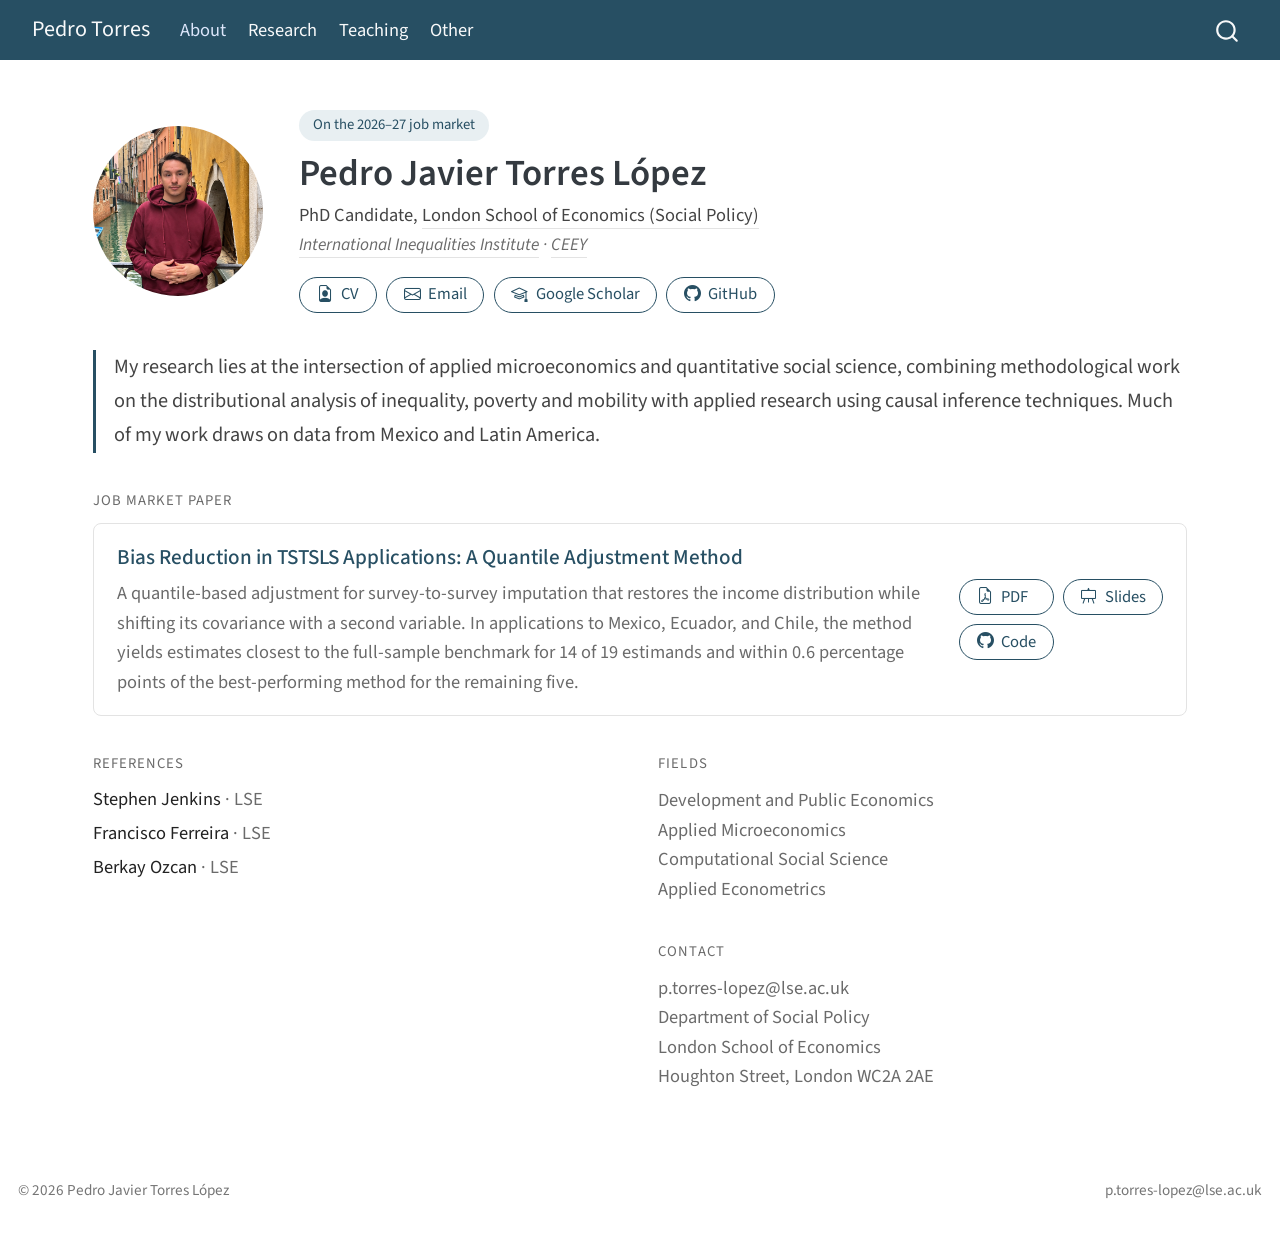
<file: docs/index.html>
<!DOCTYPE html>
<html xmlns="http://www.w3.org/1999/xhtml" lang="en" xml:lang="en"><head>

<meta charset="utf-8">
<meta name="generator" content="quarto-1.6.40">

<meta name="viewport" content="width=device-width, initial-scale=1.0, user-scalable=yes">


<title>About – Pedro Torres</title>
<style>
code{white-space: pre-wrap;}
span.smallcaps{font-variant: small-caps;}
div.columns{display: flex; gap: min(4vw, 1.5em);}
div.column{flex: auto; overflow-x: auto;}
div.hanging-indent{margin-left: 1.5em; text-indent: -1.5em;}
ul.task-list{list-style: none;}
ul.task-list li input[type="checkbox"] {
  width: 0.8em;
  margin: 0 0.8em 0.2em -1em; /* quarto-specific, see https://github.com/quarto-dev/quarto-cli/issues/4556 */ 
  vertical-align: middle;
}
</style>


<script src="site_libs/quarto-nav/quarto-nav.js"></script>
<script src="site_libs/quarto-nav/headroom.min.js"></script>
<script src="site_libs/clipboard/clipboard.min.js"></script>
<script src="site_libs/quarto-search/autocomplete.umd.js"></script>
<script src="site_libs/quarto-search/fuse.min.js"></script>
<script src="site_libs/quarto-search/quarto-search.js"></script>
<meta name="quarto:offset" content="./">
<script src="site_libs/quarto-html/quarto.js"></script>
<script src="site_libs/quarto-html/popper.min.js"></script>
<script src="site_libs/quarto-html/tippy.umd.min.js"></script>
<script src="site_libs/quarto-html/anchor.min.js"></script>
<link href="site_libs/quarto-html/tippy.css" rel="stylesheet">
<link href="site_libs/quarto-html/quarto-syntax-highlighting-549806ee2085284f45b00abea8c6df48.css" rel="stylesheet" id="quarto-text-highlighting-styles">
<script src="site_libs/bootstrap/bootstrap.min.js"></script>
<link href="site_libs/bootstrap/bootstrap-icons.css" rel="stylesheet">
<link href="site_libs/bootstrap/bootstrap-5dd02cc3b477072d01a84e67bd9cc34e.min.css" rel="stylesheet" append-hash="true" id="quarto-bootstrap" data-mode="light">
<script id="quarto-search-options" type="application/json">{
  "location": "navbar",
  "copy-button": false,
  "collapse-after": 3,
  "panel-placement": "end",
  "type": "overlay",
  "limit": 50,
  "keyboard-shortcut": [
    "f",
    "/",
    "s"
  ],
  "show-item-context": false,
  "language": {
    "search-no-results-text": "No results",
    "search-matching-documents-text": "matching documents",
    "search-copy-link-title": "Copy link to search",
    "search-hide-matches-text": "Hide additional matches",
    "search-more-match-text": "more match in this document",
    "search-more-matches-text": "more matches in this document",
    "search-clear-button-title": "Clear",
    "search-text-placeholder": "",
    "search-detached-cancel-button-title": "Cancel",
    "search-submit-button-title": "Submit",
    "search-label": "Search"
  }
}</script>


<link rel="stylesheet" href="styles.css">
</head>

<body class="nav-fixed fullcontent">

<div id="quarto-search-results"></div>
  <header id="quarto-header" class="headroom fixed-top">
    <nav class="navbar navbar-expand-lg " data-bs-theme="dark">
      <div class="navbar-container container-fluid">
      <div class="navbar-brand-container mx-auto">
    <a class="navbar-brand" href="./index.html">
    <span class="navbar-title">Pedro Torres</span>
    </a>
  </div>
            <div id="quarto-search" class="" title="Search"></div>
          <button class="navbar-toggler" type="button" data-bs-toggle="collapse" data-bs-target="#navbarCollapse" aria-controls="navbarCollapse" role="menu" aria-expanded="false" aria-label="Toggle navigation" onclick="if (window.quartoToggleHeadroom) { window.quartoToggleHeadroom(); }">
  <span class="navbar-toggler-icon"></span>
</button>
          <div class="collapse navbar-collapse" id="navbarCollapse">
            <ul class="navbar-nav navbar-nav-scroll me-auto">
  <li class="nav-item">
    <a class="nav-link active" href="./index.html" aria-current="page"> 
<span class="menu-text">About</span></a>
  </li>  
  <li class="nav-item">
    <a class="nav-link" href="./research.html"> 
<span class="menu-text">Research</span></a>
  </li>  
  <li class="nav-item">
    <a class="nav-link" href="./teaching.html"> 
<span class="menu-text">Teaching</span></a>
  </li>  
  <li class="nav-item">
    <a class="nav-link" href="./other.html"> 
<span class="menu-text">Other</span></a>
  </li>  
</ul>
          </div> <!-- /navcollapse -->
            <div class="quarto-navbar-tools">
</div>
      </div> <!-- /container-fluid -->
    </nav>
</header>
<!-- content -->
<div id="quarto-content" class="quarto-container page-columns page-rows-contents page-layout-article page-navbar">
<!-- sidebar -->
<!-- margin-sidebar -->
    
<!-- main -->
<main class="content" id="quarto-document-content"><header id="title-block-header" class="quarto-title-block"></header>




<!-- About page. Hand-written: edit this file directly.
     The job market paper card comes from src/papers.csv (see _jmp-card.qmd). -->
<div class="about-header">
  <img class="about-photo" src="files/photo.jpg" alt="Pedro Javier Torres López">
  <div class="about-id">
    <span class="market-badge">On the 2026–27 job market</span>
    <h1 class="about-name">Pedro Javier Torres López</h1>
    <p class="about-role">PhD Candidate, <a href="https://www.lse.ac.uk">London School of Economics (Social Policy)</a></p>
    <p class="about-affil"><a href="https://www.lse.ac.uk/International-Inequalities" target="_blank">International Inequalities Institute</a> · <a href="https://ceey.org.mx/" target="_blank">CEEY</a></p>
    <div class="about-links">
      <a class="pill" href="files/cv.pdf" target="_blank"><i class="bi bi-file-earmark-person"></i>CV</a>
      <a class="pill" href="mailto:p.torres-lopez@lse.ac.uk"><i class="bi bi-envelope"></i>Email</a>
      <a class="pill" href="https://scholar.google.co.uk/citations?user=-RVGX1AAAAAJ&amp;hl=en" target="_blank"><i class="bi bi-mortarboard"></i>Google Scholar</a>
      <a class="pill" href="https://github.com/PedroToL" target="_blank"><i class="bi bi-github"></i>GitHub</a>
    </div>
  </div>
</div>

<p class="about-statement">My research lies at the intersection of applied microeconomics and quantitative social science, combining methodological work on the distributional analysis of inequality, poverty and mobility with applied research using causal inference techniques. Much of my work draws on data from Mexico and Latin America.</p>

<p class="about-section">Job market paper</p>
<!-- GENERATED FILE by src/_gen_qmd.R from papers.csv. Do not edit. -->
<div class="jmp-card">
<div class="jmp-text">
<p class="jmp-title">Bias Reduction in TSTSLS Applications: A Quantile Adjustment Method</p>
<p class="jmp-pitch">A quantile-based adjustment for survey-to-survey imputation that restores the income distribution while shifting its covariance with a second variable. In applications to Mexico, Ecuador, and Chile, the method yields estimates closest to the full-sample benchmark for 14 of 19 estimands and within 0.6 percentage points of the best-performing method for the remaining five.</p>
</div>
<div class="jmp-buttons"><a class="pill" href="files/TorresLopez_BiasReductionTSTS_JMP.pdf" target="_blank"><i class="bi bi-file-earmark-pdf"></i>PDF</a><a class="pill" href="files/slides/TorresLopez_BiasReductionTSTS_Slides.html" target="_blank"><i class="bi bi-easel"></i>Slides</a><a class="pill" href="https://github.com/PedroToL/tstsqa" target="_blank"><i class="bi bi-github"></i>Code</a></div>
</div>
<div class="about-grid">
  <div>
    <p class="about-section">References</p>
    <p class="ref"><a href="https://www.lse.ac.uk/social-policy/people/academic-staff/Professor-Stephen-Jenkins">Stephen Jenkins</a> <span>· LSE</span></p>
    <p class="ref"><a href="https://www.lse.ac.uk/people/francisco-h.-g.-ferreira">Francisco Ferreira</a> <span>· LSE</span></p>
    <p class="ref"><a href="https://www.lse.ac.uk/people/berkay-ozcan">Berkay Ozcan</a> <span>· LSE</span></p>
  </div>
  <div>
    <p class="about-section">Fields</p>
    <p class="about-text">Development and Public Economics<br>
    Applied Microeconomics<br>
    Computational Social Science<br>
    Applied Econometrics</p>
    <p class="about-section">Contact</p>
    <p class="about-text">p.torres-lopez@lse.ac.uk<br>Department of Social Policy<br>London School of Economics<br>Houghton Street, London WC2A&nbsp;2AE</p>
  </div>
</div>



</main> <!-- /main -->
<script id="quarto-html-after-body" type="application/javascript">
window.document.addEventListener("DOMContentLoaded", function (event) {
  const toggleBodyColorMode = (bsSheetEl) => {
    const mode = bsSheetEl.getAttribute("data-mode");
    const bodyEl = window.document.querySelector("body");
    if (mode === "dark") {
      bodyEl.classList.add("quarto-dark");
      bodyEl.classList.remove("quarto-light");
    } else {
      bodyEl.classList.add("quarto-light");
      bodyEl.classList.remove("quarto-dark");
    }
  }
  const toggleBodyColorPrimary = () => {
    const bsSheetEl = window.document.querySelector("link#quarto-bootstrap");
    if (bsSheetEl) {
      toggleBodyColorMode(bsSheetEl);
    }
  }
  toggleBodyColorPrimary();  
  const icon = "";
  const anchorJS = new window.AnchorJS();
  anchorJS.options = {
    placement: 'right',
    icon: icon
  };
  anchorJS.add('.anchored');
  const isCodeAnnotation = (el) => {
    for (const clz of el.classList) {
      if (clz.startsWith('code-annotation-')) {                     
        return true;
      }
    }
    return false;
  }
  const onCopySuccess = function(e) {
    // button target
    const button = e.trigger;
    // don't keep focus
    button.blur();
    // flash "checked"
    button.classList.add('code-copy-button-checked');
    var currentTitle = button.getAttribute("title");
    button.setAttribute("title", "Copied!");
    let tooltip;
    if (window.bootstrap) {
      button.setAttribute("data-bs-toggle", "tooltip");
      button.setAttribute("data-bs-placement", "left");
      button.setAttribute("data-bs-title", "Copied!");
      tooltip = new bootstrap.Tooltip(button, 
        { trigger: "manual", 
          customClass: "code-copy-button-tooltip",
          offset: [0, -8]});
      tooltip.show();    
    }
    setTimeout(function() {
      if (tooltip) {
        tooltip.hide();
        button.removeAttribute("data-bs-title");
        button.removeAttribute("data-bs-toggle");
        button.removeAttribute("data-bs-placement");
      }
      button.setAttribute("title", currentTitle);
      button.classList.remove('code-copy-button-checked');
    }, 1000);
    // clear code selection
    e.clearSelection();
  }
  const getTextToCopy = function(trigger) {
      const codeEl = trigger.previousElementSibling.cloneNode(true);
      for (const childEl of codeEl.children) {
        if (isCodeAnnotation(childEl)) {
          childEl.remove();
        }
      }
      return codeEl.innerText;
  }
  const clipboard = new window.ClipboardJS('.code-copy-button:not([data-in-quarto-modal])', {
    text: getTextToCopy
  });
  clipboard.on('success', onCopySuccess);
  if (window.document.getElementById('quarto-embedded-source-code-modal')) {
    const clipboardModal = new window.ClipboardJS('.code-copy-button[data-in-quarto-modal]', {
      text: getTextToCopy,
      container: window.document.getElementById('quarto-embedded-source-code-modal')
    });
    clipboardModal.on('success', onCopySuccess);
  }
    var localhostRegex = new RegExp(/^(?:http|https):\/\/localhost\:?[0-9]*\//);
    var mailtoRegex = new RegExp(/^mailto:/);
      var filterRegex = new RegExp("https:\/\/pedrotol\.github\.io\/Pedro-Torres\/");
    var isInternal = (href) => {
        return filterRegex.test(href) || localhostRegex.test(href) || mailtoRegex.test(href);
    }
    // Inspect non-navigation links and adorn them if external
 	var links = window.document.querySelectorAll('a[href]:not(.nav-link):not(.navbar-brand):not(.toc-action):not(.sidebar-link):not(.sidebar-item-toggle):not(.pagination-link):not(.no-external):not([aria-hidden]):not(.dropdown-item):not(.quarto-navigation-tool):not(.about-link)');
    for (var i=0; i<links.length; i++) {
      const link = links[i];
      if (!isInternal(link.href)) {
        // undo the damage that might have been done by quarto-nav.js in the case of
        // links that we want to consider external
        if (link.dataset.originalHref !== undefined) {
          link.href = link.dataset.originalHref;
        }
      }
    }
  function tippyHover(el, contentFn, onTriggerFn, onUntriggerFn) {
    const config = {
      allowHTML: true,
      maxWidth: 500,
      delay: 100,
      arrow: false,
      appendTo: function(el) {
          return el.parentElement;
      },
      interactive: true,
      interactiveBorder: 10,
      theme: 'quarto',
      placement: 'bottom-start',
    };
    if (contentFn) {
      config.content = contentFn;
    }
    if (onTriggerFn) {
      config.onTrigger = onTriggerFn;
    }
    if (onUntriggerFn) {
      config.onUntrigger = onUntriggerFn;
    }
    window.tippy(el, config); 
  }
  const noterefs = window.document.querySelectorAll('a[role="doc-noteref"]');
  for (var i=0; i<noterefs.length; i++) {
    const ref = noterefs[i];
    tippyHover(ref, function() {
      // use id or data attribute instead here
      let href = ref.getAttribute('data-footnote-href') || ref.getAttribute('href');
      try { href = new URL(href).hash; } catch {}
      const id = href.replace(/^#\/?/, "");
      const note = window.document.getElementById(id);
      if (note) {
        return note.innerHTML;
      } else {
        return "";
      }
    });
  }
  const xrefs = window.document.querySelectorAll('a.quarto-xref');
  const processXRef = (id, note) => {
    // Strip column container classes
    const stripColumnClz = (el) => {
      el.classList.remove("page-full", "page-columns");
      if (el.children) {
        for (const child of el.children) {
          stripColumnClz(child);
        }
      }
    }
    stripColumnClz(note)
    if (id === null || id.startsWith('sec-')) {
      // Special case sections, only their first couple elements
      const container = document.createElement("div");
      if (note.children && note.children.length > 2) {
        container.appendChild(note.children[0].cloneNode(true));
        for (let i = 1; i < note.children.length; i++) {
          const child = note.children[i];
          if (child.tagName === "P" && child.innerText === "") {
            continue;
          } else {
            container.appendChild(child.cloneNode(true));
            break;
          }
        }
        if (window.Quarto?.typesetMath) {
          window.Quarto.typesetMath(container);
        }
        return container.innerHTML
      } else {
        if (window.Quarto?.typesetMath) {
          window.Quarto.typesetMath(note);
        }
        return note.innerHTML;
      }
    } else {
      // Remove any anchor links if they are present
      const anchorLink = note.querySelector('a.anchorjs-link');
      if (anchorLink) {
        anchorLink.remove();
      }
      if (window.Quarto?.typesetMath) {
        window.Quarto.typesetMath(note);
      }
      if (note.classList.contains("callout")) {
        return note.outerHTML;
      } else {
        return note.innerHTML;
      }
    }
  }
  for (var i=0; i<xrefs.length; i++) {
    const xref = xrefs[i];
    tippyHover(xref, undefined, function(instance) {
      instance.disable();
      let url = xref.getAttribute('href');
      let hash = undefined; 
      if (url.startsWith('#')) {
        hash = url;
      } else {
        try { hash = new URL(url).hash; } catch {}
      }
      if (hash) {
        const id = hash.replace(/^#\/?/, "");
        const note = window.document.getElementById(id);
        if (note !== null) {
          try {
            const html = processXRef(id, note.cloneNode(true));
            instance.setContent(html);
          } finally {
            instance.enable();
            instance.show();
          }
        } else {
          // See if we can fetch this
          fetch(url.split('#')[0])
          .then(res => res.text())
          .then(html => {
            const parser = new DOMParser();
            const htmlDoc = parser.parseFromString(html, "text/html");
            const note = htmlDoc.getElementById(id);
            if (note !== null) {
              const html = processXRef(id, note);
              instance.setContent(html);
            } 
          }).finally(() => {
            instance.enable();
            instance.show();
          });
        }
      } else {
        // See if we can fetch a full url (with no hash to target)
        // This is a special case and we should probably do some content thinning / targeting
        fetch(url)
        .then(res => res.text())
        .then(html => {
          const parser = new DOMParser();
          const htmlDoc = parser.parseFromString(html, "text/html");
          const note = htmlDoc.querySelector('main.content');
          if (note !== null) {
            // This should only happen for chapter cross references
            // (since there is no id in the URL)
            // remove the first header
            if (note.children.length > 0 && note.children[0].tagName === "HEADER") {
              note.children[0].remove();
            }
            const html = processXRef(null, note);
            instance.setContent(html);
          } 
        }).finally(() => {
          instance.enable();
          instance.show();
        });
      }
    }, function(instance) {
    });
  }
      let selectedAnnoteEl;
      const selectorForAnnotation = ( cell, annotation) => {
        let cellAttr = 'data-code-cell="' + cell + '"';
        let lineAttr = 'data-code-annotation="' +  annotation + '"';
        const selector = 'span[' + cellAttr + '][' + lineAttr + ']';
        return selector;
      }
      const selectCodeLines = (annoteEl) => {
        const doc = window.document;
        const targetCell = annoteEl.getAttribute("data-target-cell");
        const targetAnnotation = annoteEl.getAttribute("data-target-annotation");
        const annoteSpan = window.document.querySelector(selectorForAnnotation(targetCell, targetAnnotation));
        const lines = annoteSpan.getAttribute("data-code-lines").split(",");
        const lineIds = lines.map((line) => {
          return targetCell + "-" + line;
        })
        let top = null;
        let height = null;
        let parent = null;
        if (lineIds.length > 0) {
            //compute the position of the single el (top and bottom and make a div)
            const el = window.document.getElementById(lineIds[0]);
            top = el.offsetTop;
            height = el.offsetHeight;
            parent = el.parentElement.parentElement;
          if (lineIds.length > 1) {
            const lastEl = window.document.getElementById(lineIds[lineIds.length - 1]);
            const bottom = lastEl.offsetTop + lastEl.offsetHeight;
            height = bottom - top;
          }
          if (top !== null && height !== null && parent !== null) {
            // cook up a div (if necessary) and position it 
            let div = window.document.getElementById("code-annotation-line-highlight");
            if (div === null) {
              div = window.document.createElement("div");
              div.setAttribute("id", "code-annotation-line-highlight");
              div.style.position = 'absolute';
              parent.appendChild(div);
            }
            div.style.top = top - 2 + "px";
            div.style.height = height + 4 + "px";
            div.style.left = 0;
            let gutterDiv = window.document.getElementById("code-annotation-line-highlight-gutter");
            if (gutterDiv === null) {
              gutterDiv = window.document.createElement("div");
              gutterDiv.setAttribute("id", "code-annotation-line-highlight-gutter");
              gutterDiv.style.position = 'absolute';
              const codeCell = window.document.getElementById(targetCell);
              const gutter = codeCell.querySelector('.code-annotation-gutter');
              gutter.appendChild(gutterDiv);
            }
            gutterDiv.style.top = top - 2 + "px";
            gutterDiv.style.height = height + 4 + "px";
          }
          selectedAnnoteEl = annoteEl;
        }
      };
      const unselectCodeLines = () => {
        const elementsIds = ["code-annotation-line-highlight", "code-annotation-line-highlight-gutter"];
        elementsIds.forEach((elId) => {
          const div = window.document.getElementById(elId);
          if (div) {
            div.remove();
          }
        });
        selectedAnnoteEl = undefined;
      };
        // Handle positioning of the toggle
    window.addEventListener(
      "resize",
      throttle(() => {
        elRect = undefined;
        if (selectedAnnoteEl) {
          selectCodeLines(selectedAnnoteEl);
        }
      }, 10)
    );
    function throttle(fn, ms) {
    let throttle = false;
    let timer;
      return (...args) => {
        if(!throttle) { // first call gets through
            fn.apply(this, args);
            throttle = true;
        } else { // all the others get throttled
            if(timer) clearTimeout(timer); // cancel #2
            timer = setTimeout(() => {
              fn.apply(this, args);
              timer = throttle = false;
            }, ms);
        }
      };
    }
      // Attach click handler to the DT
      const annoteDls = window.document.querySelectorAll('dt[data-target-cell]');
      for (const annoteDlNode of annoteDls) {
        annoteDlNode.addEventListener('click', (event) => {
          const clickedEl = event.target;
          if (clickedEl !== selectedAnnoteEl) {
            unselectCodeLines();
            const activeEl = window.document.querySelector('dt[data-target-cell].code-annotation-active');
            if (activeEl) {
              activeEl.classList.remove('code-annotation-active');
            }
            selectCodeLines(clickedEl);
            clickedEl.classList.add('code-annotation-active');
          } else {
            // Unselect the line
            unselectCodeLines();
            clickedEl.classList.remove('code-annotation-active');
          }
        });
      }
  const findCites = (el) => {
    const parentEl = el.parentElement;
    if (parentEl) {
      const cites = parentEl.dataset.cites;
      if (cites) {
        return {
          el,
          cites: cites.split(' ')
        };
      } else {
        return findCites(el.parentElement)
      }
    } else {
      return undefined;
    }
  };
  var bibliorefs = window.document.querySelectorAll('a[role="doc-biblioref"]');
  for (var i=0; i<bibliorefs.length; i++) {
    const ref = bibliorefs[i];
    const citeInfo = findCites(ref);
    if (citeInfo) {
      tippyHover(citeInfo.el, function() {
        var popup = window.document.createElement('div');
        citeInfo.cites.forEach(function(cite) {
          var citeDiv = window.document.createElement('div');
          citeDiv.classList.add('hanging-indent');
          citeDiv.classList.add('csl-entry');
          var biblioDiv = window.document.getElementById('ref-' + cite);
          if (biblioDiv) {
            citeDiv.innerHTML = biblioDiv.innerHTML;
          }
          popup.appendChild(citeDiv);
        });
        return popup.innerHTML;
      });
    }
  }
});
</script>
</div> <!-- /content -->
<footer class="footer">
  <div class="nav-footer">
    <div class="nav-footer-left">
<p>© 2026 Pedro Javier Torres López</p>
</div>   
    <div class="nav-footer-center">
      &nbsp;
    </div>
    <div class="nav-footer-right">
<p>p.torres-lopez@lse.ac.uk</p>
</div>
  </div>
</footer>




</body></html>
</file>
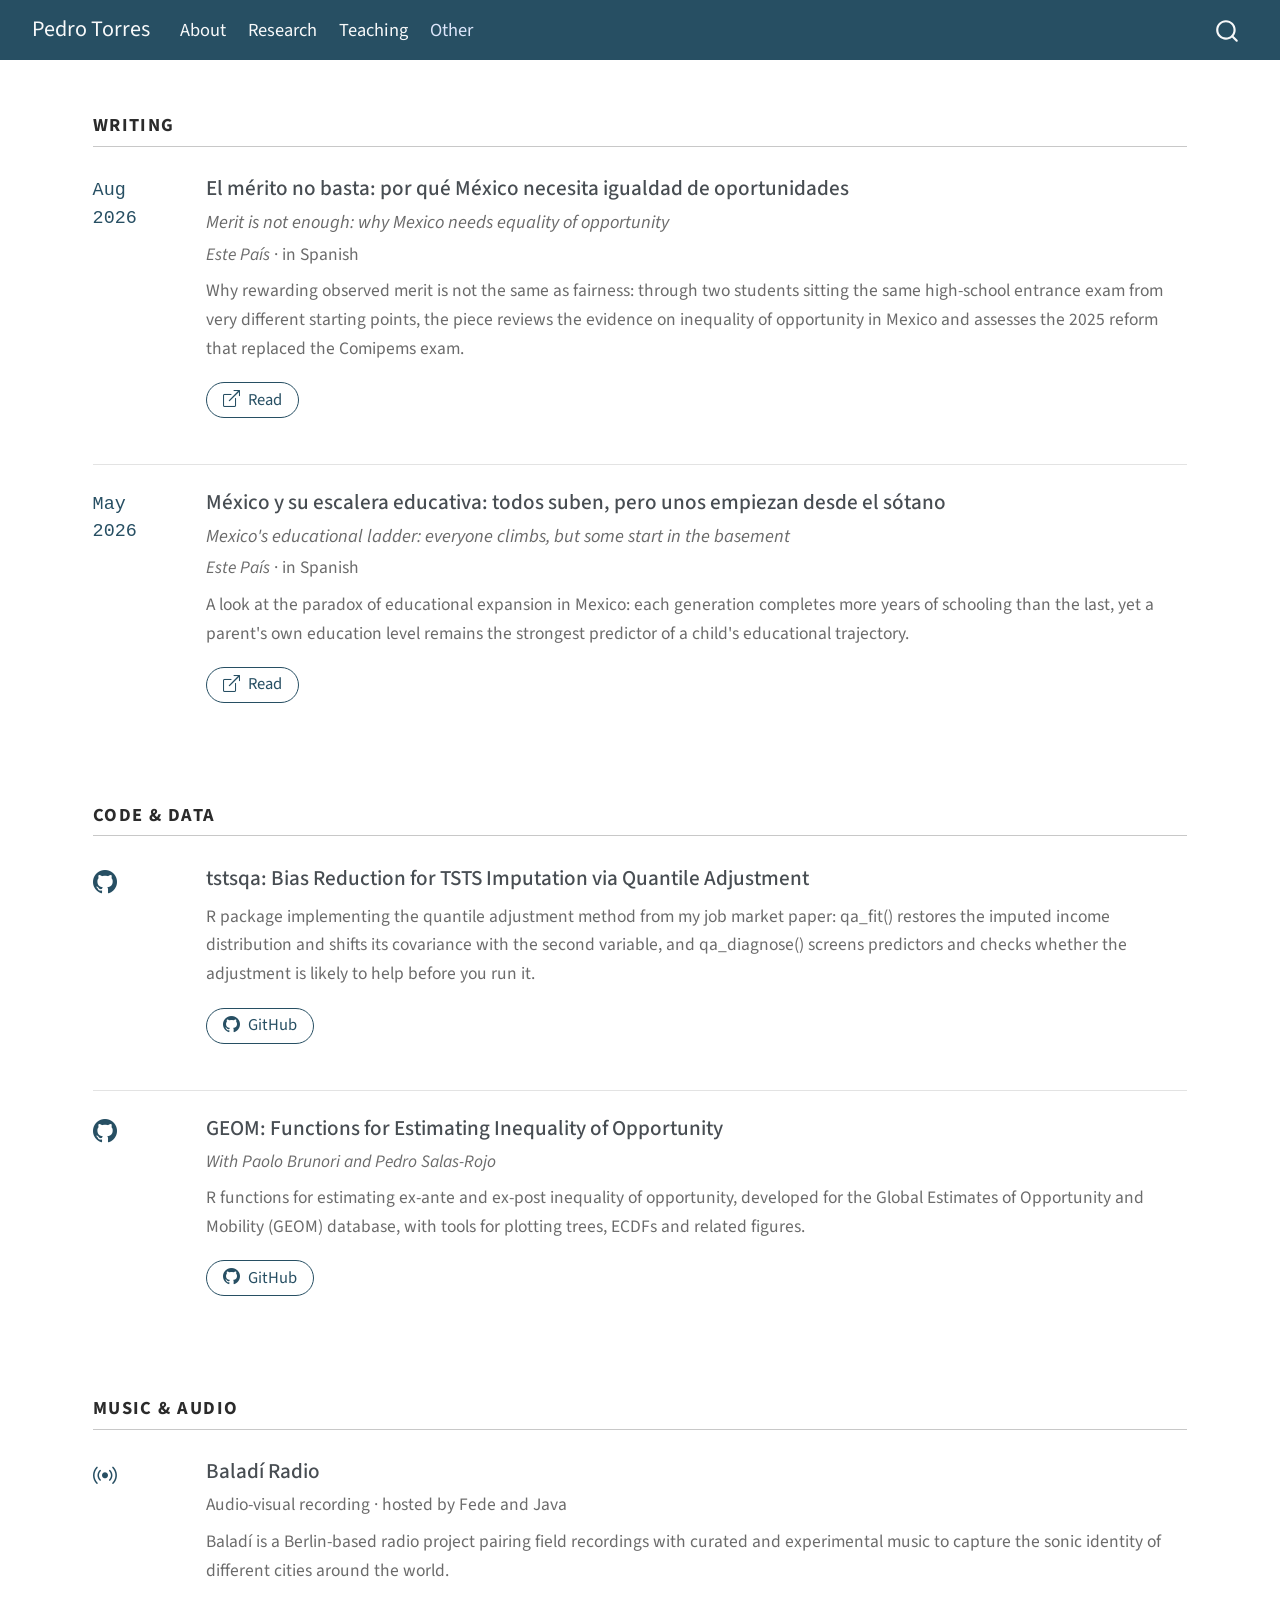
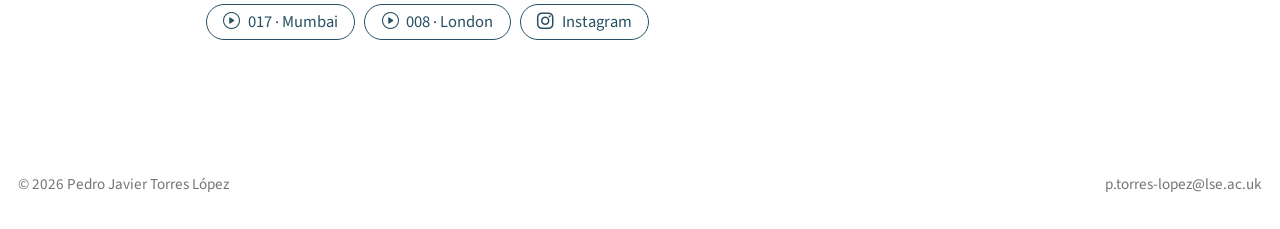
<file: docs/other.html>
<!DOCTYPE html>
<html xmlns="http://www.w3.org/1999/xhtml" lang="en" xml:lang="en"><head>

<meta charset="utf-8">
<meta name="generator" content="quarto-1.6.40">

<meta name="viewport" content="width=device-width, initial-scale=1.0, user-scalable=yes">


<title>Other – Pedro Torres</title>
<style>
code{white-space: pre-wrap;}
span.smallcaps{font-variant: small-caps;}
div.columns{display: flex; gap: min(4vw, 1.5em);}
div.column{flex: auto; overflow-x: auto;}
div.hanging-indent{margin-left: 1.5em; text-indent: -1.5em;}
ul.task-list{list-style: none;}
ul.task-list li input[type="checkbox"] {
  width: 0.8em;
  margin: 0 0.8em 0.2em -1em; /* quarto-specific, see https://github.com/quarto-dev/quarto-cli/issues/4556 */ 
  vertical-align: middle;
}
</style>


<script src="site_libs/quarto-nav/quarto-nav.js"></script>
<script src="site_libs/quarto-nav/headroom.min.js"></script>
<script src="site_libs/clipboard/clipboard.min.js"></script>
<script src="site_libs/quarto-search/autocomplete.umd.js"></script>
<script src="site_libs/quarto-search/fuse.min.js"></script>
<script src="site_libs/quarto-search/quarto-search.js"></script>
<meta name="quarto:offset" content="./">
<script src="site_libs/quarto-html/quarto.js"></script>
<script src="site_libs/quarto-html/popper.min.js"></script>
<script src="site_libs/quarto-html/tippy.umd.min.js"></script>
<script src="site_libs/quarto-html/anchor.min.js"></script>
<link href="site_libs/quarto-html/tippy.css" rel="stylesheet">
<link href="site_libs/quarto-html/quarto-syntax-highlighting-549806ee2085284f45b00abea8c6df48.css" rel="stylesheet" id="quarto-text-highlighting-styles">
<script src="site_libs/bootstrap/bootstrap.min.js"></script>
<link href="site_libs/bootstrap/bootstrap-icons.css" rel="stylesheet">
<link href="site_libs/bootstrap/bootstrap-5dd02cc3b477072d01a84e67bd9cc34e.min.css" rel="stylesheet" append-hash="true" id="quarto-bootstrap" data-mode="light">
<script id="quarto-search-options" type="application/json">{
  "location": "navbar",
  "copy-button": false,
  "collapse-after": 3,
  "panel-placement": "end",
  "type": "overlay",
  "limit": 50,
  "keyboard-shortcut": [
    "f",
    "/",
    "s"
  ],
  "show-item-context": false,
  "language": {
    "search-no-results-text": "No results",
    "search-matching-documents-text": "matching documents",
    "search-copy-link-title": "Copy link to search",
    "search-hide-matches-text": "Hide additional matches",
    "search-more-match-text": "more match in this document",
    "search-more-matches-text": "more matches in this document",
    "search-clear-button-title": "Clear",
    "search-text-placeholder": "",
    "search-detached-cancel-button-title": "Cancel",
    "search-submit-button-title": "Submit",
    "search-label": "Search"
  }
}</script>


<link rel="stylesheet" href="styles.css">
</head>

<body class="nav-fixed fullcontent">

<div id="quarto-search-results"></div>
  <header id="quarto-header" class="headroom fixed-top">
    <nav class="navbar navbar-expand-lg " data-bs-theme="dark">
      <div class="navbar-container container-fluid">
      <div class="navbar-brand-container mx-auto">
    <a class="navbar-brand" href="./index.html">
    <span class="navbar-title">Pedro Torres</span>
    </a>
  </div>
            <div id="quarto-search" class="" title="Search"></div>
          <button class="navbar-toggler" type="button" data-bs-toggle="collapse" data-bs-target="#navbarCollapse" aria-controls="navbarCollapse" role="menu" aria-expanded="false" aria-label="Toggle navigation" onclick="if (window.quartoToggleHeadroom) { window.quartoToggleHeadroom(); }">
  <span class="navbar-toggler-icon"></span>
</button>
          <div class="collapse navbar-collapse" id="navbarCollapse">
            <ul class="navbar-nav navbar-nav-scroll me-auto">
  <li class="nav-item">
    <a class="nav-link" href="./index.html"> 
<span class="menu-text">About</span></a>
  </li>  
  <li class="nav-item">
    <a class="nav-link" href="./research.html"> 
<span class="menu-text">Research</span></a>
  </li>  
  <li class="nav-item">
    <a class="nav-link" href="./teaching.html"> 
<span class="menu-text">Teaching</span></a>
  </li>  
  <li class="nav-item">
    <a class="nav-link active" href="./other.html" aria-current="page"> 
<span class="menu-text">Other</span></a>
  </li>  
</ul>
          </div> <!-- /navcollapse -->
            <div class="quarto-navbar-tools">
</div>
      </div> <!-- /container-fluid -->
    </nav>
</header>
<!-- content -->
<div id="quarto-content" class="quarto-container page-columns page-rows-contents page-layout-article page-navbar">
<!-- sidebar -->
<!-- margin-sidebar -->
    
<!-- main -->
<main class="content" id="quarto-document-content"><header id="title-block-header" class="quarto-title-block"></header>




<!-- GENERATED FILE — do not edit directly. Edit src/other.csv or
     src/_gen_other.R instead, then re-run Rscript src/_gen_other.R -->
<h2 class="research-section anchored">Writing</h2>
<div class="teach-entry">
<div class="teach-code">Aug<br>2026</div>
<div>
<h3 class="paper-title anchored">El mérito no basta: por qué México necesita igualdad de oportunidades</h3>
<div class="other-en">Merit is not enough: why Mexico needs equality of opportunity</div>
<div class="paper-venue"><em>Este País</em> · in Spanish</div>
<p class="teach-desc">Why rewarding observed merit is not the same as fairness: through two students sitting the same high-school entrance exam from very different starting points, the piece reviews the evidence on inequality of opportunity in Mexico and assesses the 2025 reform that replaced the Comipems exam.</p>
<div class="paper-buttons"><a class="pill" href="https://estepais.com/tendencias_y_opiniones/igualdad-oportunidades-meritocracia-mexico/" target="_blank"><i class="bi bi-box-arrow-up-right"></i>Read</a></div>
</div>
</div>
<div class="teach-entry">
<div class="teach-code">May<br>2026</div>
<div>
<h3 class="paper-title anchored">México y su escalera educativa: todos suben, pero unos empiezan desde el sótano</h3>
<div class="other-en">Mexico's educational ladder: everyone climbs, but some start in the basement</div>
<div class="paper-venue"><em>Este País</em> · in Spanish</div>
<p class="teach-desc">A look at the paradox of educational expansion in Mexico: each generation completes more years of schooling than the last, yet a parent's own education level remains the strongest predictor of a child's educational trajectory.</p>
<div class="paper-buttons"><a class="pill" href="https://estepais.com/tendencias_y_opiniones/mexico-escalera-educativa-movilidad-social/" target="_blank"><i class="bi bi-box-arrow-up-right"></i>Read</a></div>
</div>
</div>
<h2 class="research-section anchored">Code &amp; data</h2>
<div class="teach-entry">
<div class="teach-code"><i class="bi bi-github"></i></div>
<div>
<h3 class="paper-title anchored">tstsqa: Bias Reduction for TSTS Imputation via Quantile Adjustment</h3>
<p class="teach-desc">R package implementing the quantile adjustment method from my job market paper: qa_fit() restores the imputed income distribution and shifts its covariance with the second variable, and qa_diagnose() screens predictors and checks whether the adjustment is likely to help before you run it.</p>
<div class="paper-buttons"><a class="pill" href="https://github.com/PedroToL/tstsqa" target="_blank"><i class="bi bi-github"></i>GitHub</a></div>
</div>
</div>
<div class="teach-entry">
<div class="teach-code"><i class="bi bi-github"></i></div>
<div>
<h3 class="paper-title anchored">GEOM: Functions for Estimating Inequality of Opportunity</h3>
<div class="paper-venue"><em>With Paolo Brunori and Pedro Salas-Rojo</em></div>
<p class="teach-desc">R functions for estimating ex-ante and ex-post inequality of opportunity, developed for the Global Estimates of Opportunity and Mobility (GEOM) database, with tools for plotting trees, ECDFs and related figures.</p>
<div class="paper-buttons"><a class="pill" href="https://github.com/pedrosalasrojo/GEOM" target="_blank"><i class="bi bi-github"></i>GitHub</a></div>
</div>
</div>
<h2 class="research-section anchored">Music &amp; audio</h2>
<div class="teach-entry">
<div class="teach-code"><i class="bi bi-broadcast"></i></div>
<div>
<h3 class="paper-title anchored">Baladí Radio</h3>
<div class="paper-venue">Audio-visual recording · hosted by Fede and Java</div>
<p class="teach-desc">Baladí is a Berlin-based radio project pairing field recordings with curated and experimental music to capture the sonic identity of different cities around the world.</p>
<div class="paper-buttons"><a class="pill" href="https://www.mixcloud.com/90milradio/baladi-017-mumbai-hosted-by-fede-java/" target="_blank"><i class="bi bi-play-circle"></i>017 · Mumbai</a><a class="pill" href="https://www.mixcloud.com/90milradio/baladi-008/" target="_blank"><i class="bi bi-play-circle"></i>008 · London</a><a class="pill" href="https://www.instagram.com/baladi_radio/" target="_blank"><i class="bi bi-instagram"></i>Instagram</a></div>
</div>
</div>



</main> <!-- /main -->
<script id="quarto-html-after-body" type="application/javascript">
window.document.addEventListener("DOMContentLoaded", function (event) {
  const toggleBodyColorMode = (bsSheetEl) => {
    const mode = bsSheetEl.getAttribute("data-mode");
    const bodyEl = window.document.querySelector("body");
    if (mode === "dark") {
      bodyEl.classList.add("quarto-dark");
      bodyEl.classList.remove("quarto-light");
    } else {
      bodyEl.classList.add("quarto-light");
      bodyEl.classList.remove("quarto-dark");
    }
  }
  const toggleBodyColorPrimary = () => {
    const bsSheetEl = window.document.querySelector("link#quarto-bootstrap");
    if (bsSheetEl) {
      toggleBodyColorMode(bsSheetEl);
    }
  }
  toggleBodyColorPrimary();  
  const icon = "";
  const anchorJS = new window.AnchorJS();
  anchorJS.options = {
    placement: 'right',
    icon: icon
  };
  anchorJS.add('.anchored');
  const isCodeAnnotation = (el) => {
    for (const clz of el.classList) {
      if (clz.startsWith('code-annotation-')) {                     
        return true;
      }
    }
    return false;
  }
  const onCopySuccess = function(e) {
    // button target
    const button = e.trigger;
    // don't keep focus
    button.blur();
    // flash "checked"
    button.classList.add('code-copy-button-checked');
    var currentTitle = button.getAttribute("title");
    button.setAttribute("title", "Copied!");
    let tooltip;
    if (window.bootstrap) {
      button.setAttribute("data-bs-toggle", "tooltip");
      button.setAttribute("data-bs-placement", "left");
      button.setAttribute("data-bs-title", "Copied!");
      tooltip = new bootstrap.Tooltip(button, 
        { trigger: "manual", 
          customClass: "code-copy-button-tooltip",
          offset: [0, -8]});
      tooltip.show();    
    }
    setTimeout(function() {
      if (tooltip) {
        tooltip.hide();
        button.removeAttribute("data-bs-title");
        button.removeAttribute("data-bs-toggle");
        button.removeAttribute("data-bs-placement");
      }
      button.setAttribute("title", currentTitle);
      button.classList.remove('code-copy-button-checked');
    }, 1000);
    // clear code selection
    e.clearSelection();
  }
  const getTextToCopy = function(trigger) {
      const codeEl = trigger.previousElementSibling.cloneNode(true);
      for (const childEl of codeEl.children) {
        if (isCodeAnnotation(childEl)) {
          childEl.remove();
        }
      }
      return codeEl.innerText;
  }
  const clipboard = new window.ClipboardJS('.code-copy-button:not([data-in-quarto-modal])', {
    text: getTextToCopy
  });
  clipboard.on('success', onCopySuccess);
  if (window.document.getElementById('quarto-embedded-source-code-modal')) {
    const clipboardModal = new window.ClipboardJS('.code-copy-button[data-in-quarto-modal]', {
      text: getTextToCopy,
      container: window.document.getElementById('quarto-embedded-source-code-modal')
    });
    clipboardModal.on('success', onCopySuccess);
  }
    var localhostRegex = new RegExp(/^(?:http|https):\/\/localhost\:?[0-9]*\//);
    var mailtoRegex = new RegExp(/^mailto:/);
      var filterRegex = new RegExp("https:\/\/pedrotol\.github\.io\/Pedro-Torres\/");
    var isInternal = (href) => {
        return filterRegex.test(href) || localhostRegex.test(href) || mailtoRegex.test(href);
    }
    // Inspect non-navigation links and adorn them if external
 	var links = window.document.querySelectorAll('a[href]:not(.nav-link):not(.navbar-brand):not(.toc-action):not(.sidebar-link):not(.sidebar-item-toggle):not(.pagination-link):not(.no-external):not([aria-hidden]):not(.dropdown-item):not(.quarto-navigation-tool):not(.about-link)');
    for (var i=0; i<links.length; i++) {
      const link = links[i];
      if (!isInternal(link.href)) {
        // undo the damage that might have been done by quarto-nav.js in the case of
        // links that we want to consider external
        if (link.dataset.originalHref !== undefined) {
          link.href = link.dataset.originalHref;
        }
      }
    }
  function tippyHover(el, contentFn, onTriggerFn, onUntriggerFn) {
    const config = {
      allowHTML: true,
      maxWidth: 500,
      delay: 100,
      arrow: false,
      appendTo: function(el) {
          return el.parentElement;
      },
      interactive: true,
      interactiveBorder: 10,
      theme: 'quarto',
      placement: 'bottom-start',
    };
    if (contentFn) {
      config.content = contentFn;
    }
    if (onTriggerFn) {
      config.onTrigger = onTriggerFn;
    }
    if (onUntriggerFn) {
      config.onUntrigger = onUntriggerFn;
    }
    window.tippy(el, config); 
  }
  const noterefs = window.document.querySelectorAll('a[role="doc-noteref"]');
  for (var i=0; i<noterefs.length; i++) {
    const ref = noterefs[i];
    tippyHover(ref, function() {
      // use id or data attribute instead here
      let href = ref.getAttribute('data-footnote-href') || ref.getAttribute('href');
      try { href = new URL(href).hash; } catch {}
      const id = href.replace(/^#\/?/, "");
      const note = window.document.getElementById(id);
      if (note) {
        return note.innerHTML;
      } else {
        return "";
      }
    });
  }
  const xrefs = window.document.querySelectorAll('a.quarto-xref');
  const processXRef = (id, note) => {
    // Strip column container classes
    const stripColumnClz = (el) => {
      el.classList.remove("page-full", "page-columns");
      if (el.children) {
        for (const child of el.children) {
          stripColumnClz(child);
        }
      }
    }
    stripColumnClz(note)
    if (id === null || id.startsWith('sec-')) {
      // Special case sections, only their first couple elements
      const container = document.createElement("div");
      if (note.children && note.children.length > 2) {
        container.appendChild(note.children[0].cloneNode(true));
        for (let i = 1; i < note.children.length; i++) {
          const child = note.children[i];
          if (child.tagName === "P" && child.innerText === "") {
            continue;
          } else {
            container.appendChild(child.cloneNode(true));
            break;
          }
        }
        if (window.Quarto?.typesetMath) {
          window.Quarto.typesetMath(container);
        }
        return container.innerHTML
      } else {
        if (window.Quarto?.typesetMath) {
          window.Quarto.typesetMath(note);
        }
        return note.innerHTML;
      }
    } else {
      // Remove any anchor links if they are present
      const anchorLink = note.querySelector('a.anchorjs-link');
      if (anchorLink) {
        anchorLink.remove();
      }
      if (window.Quarto?.typesetMath) {
        window.Quarto.typesetMath(note);
      }
      if (note.classList.contains("callout")) {
        return note.outerHTML;
      } else {
        return note.innerHTML;
      }
    }
  }
  for (var i=0; i<xrefs.length; i++) {
    const xref = xrefs[i];
    tippyHover(xref, undefined, function(instance) {
      instance.disable();
      let url = xref.getAttribute('href');
      let hash = undefined; 
      if (url.startsWith('#')) {
        hash = url;
      } else {
        try { hash = new URL(url).hash; } catch {}
      }
      if (hash) {
        const id = hash.replace(/^#\/?/, "");
        const note = window.document.getElementById(id);
        if (note !== null) {
          try {
            const html = processXRef(id, note.cloneNode(true));
            instance.setContent(html);
          } finally {
            instance.enable();
            instance.show();
          }
        } else {
          // See if we can fetch this
          fetch(url.split('#')[0])
          .then(res => res.text())
          .then(html => {
            const parser = new DOMParser();
            const htmlDoc = parser.parseFromString(html, "text/html");
            const note = htmlDoc.getElementById(id);
            if (note !== null) {
              const html = processXRef(id, note);
              instance.setContent(html);
            } 
          }).finally(() => {
            instance.enable();
            instance.show();
          });
        }
      } else {
        // See if we can fetch a full url (with no hash to target)
        // This is a special case and we should probably do some content thinning / targeting
        fetch(url)
        .then(res => res.text())
        .then(html => {
          const parser = new DOMParser();
          const htmlDoc = parser.parseFromString(html, "text/html");
          const note = htmlDoc.querySelector('main.content');
          if (note !== null) {
            // This should only happen for chapter cross references
            // (since there is no id in the URL)
            // remove the first header
            if (note.children.length > 0 && note.children[0].tagName === "HEADER") {
              note.children[0].remove();
            }
            const html = processXRef(null, note);
            instance.setContent(html);
          } 
        }).finally(() => {
          instance.enable();
          instance.show();
        });
      }
    }, function(instance) {
    });
  }
      let selectedAnnoteEl;
      const selectorForAnnotation = ( cell, annotation) => {
        let cellAttr = 'data-code-cell="' + cell + '"';
        let lineAttr = 'data-code-annotation="' +  annotation + '"';
        const selector = 'span[' + cellAttr + '][' + lineAttr + ']';
        return selector;
      }
      const selectCodeLines = (annoteEl) => {
        const doc = window.document;
        const targetCell = annoteEl.getAttribute("data-target-cell");
        const targetAnnotation = annoteEl.getAttribute("data-target-annotation");
        const annoteSpan = window.document.querySelector(selectorForAnnotation(targetCell, targetAnnotation));
        const lines = annoteSpan.getAttribute("data-code-lines").split(",");
        const lineIds = lines.map((line) => {
          return targetCell + "-" + line;
        })
        let top = null;
        let height = null;
        let parent = null;
        if (lineIds.length > 0) {
            //compute the position of the single el (top and bottom and make a div)
            const el = window.document.getElementById(lineIds[0]);
            top = el.offsetTop;
            height = el.offsetHeight;
            parent = el.parentElement.parentElement;
          if (lineIds.length > 1) {
            const lastEl = window.document.getElementById(lineIds[lineIds.length - 1]);
            const bottom = lastEl.offsetTop + lastEl.offsetHeight;
            height = bottom - top;
          }
          if (top !== null && height !== null && parent !== null) {
            // cook up a div (if necessary) and position it 
            let div = window.document.getElementById("code-annotation-line-highlight");
            if (div === null) {
              div = window.document.createElement("div");
              div.setAttribute("id", "code-annotation-line-highlight");
              div.style.position = 'absolute';
              parent.appendChild(div);
            }
            div.style.top = top - 2 + "px";
            div.style.height = height + 4 + "px";
            div.style.left = 0;
            let gutterDiv = window.document.getElementById("code-annotation-line-highlight-gutter");
            if (gutterDiv === null) {
              gutterDiv = window.document.createElement("div");
              gutterDiv.setAttribute("id", "code-annotation-line-highlight-gutter");
              gutterDiv.style.position = 'absolute';
              const codeCell = window.document.getElementById(targetCell);
              const gutter = codeCell.querySelector('.code-annotation-gutter');
              gutter.appendChild(gutterDiv);
            }
            gutterDiv.style.top = top - 2 + "px";
            gutterDiv.style.height = height + 4 + "px";
          }
          selectedAnnoteEl = annoteEl;
        }
      };
      const unselectCodeLines = () => {
        const elementsIds = ["code-annotation-line-highlight", "code-annotation-line-highlight-gutter"];
        elementsIds.forEach((elId) => {
          const div = window.document.getElementById(elId);
          if (div) {
            div.remove();
          }
        });
        selectedAnnoteEl = undefined;
      };
        // Handle positioning of the toggle
    window.addEventListener(
      "resize",
      throttle(() => {
        elRect = undefined;
        if (selectedAnnoteEl) {
          selectCodeLines(selectedAnnoteEl);
        }
      }, 10)
    );
    function throttle(fn, ms) {
    let throttle = false;
    let timer;
      return (...args) => {
        if(!throttle) { // first call gets through
            fn.apply(this, args);
            throttle = true;
        } else { // all the others get throttled
            if(timer) clearTimeout(timer); // cancel #2
            timer = setTimeout(() => {
              fn.apply(this, args);
              timer = throttle = false;
            }, ms);
        }
      };
    }
      // Attach click handler to the DT
      const annoteDls = window.document.querySelectorAll('dt[data-target-cell]');
      for (const annoteDlNode of annoteDls) {
        annoteDlNode.addEventListener('click', (event) => {
          const clickedEl = event.target;
          if (clickedEl !== selectedAnnoteEl) {
            unselectCodeLines();
            const activeEl = window.document.querySelector('dt[data-target-cell].code-annotation-active');
            if (activeEl) {
              activeEl.classList.remove('code-annotation-active');
            }
            selectCodeLines(clickedEl);
            clickedEl.classList.add('code-annotation-active');
          } else {
            // Unselect the line
            unselectCodeLines();
            clickedEl.classList.remove('code-annotation-active');
          }
        });
      }
  const findCites = (el) => {
    const parentEl = el.parentElement;
    if (parentEl) {
      const cites = parentEl.dataset.cites;
      if (cites) {
        return {
          el,
          cites: cites.split(' ')
        };
      } else {
        return findCites(el.parentElement)
      }
    } else {
      return undefined;
    }
  };
  var bibliorefs = window.document.querySelectorAll('a[role="doc-biblioref"]');
  for (var i=0; i<bibliorefs.length; i++) {
    const ref = bibliorefs[i];
    const citeInfo = findCites(ref);
    if (citeInfo) {
      tippyHover(citeInfo.el, function() {
        var popup = window.document.createElement('div');
        citeInfo.cites.forEach(function(cite) {
          var citeDiv = window.document.createElement('div');
          citeDiv.classList.add('hanging-indent');
          citeDiv.classList.add('csl-entry');
          var biblioDiv = window.document.getElementById('ref-' + cite);
          if (biblioDiv) {
            citeDiv.innerHTML = biblioDiv.innerHTML;
          }
          popup.appendChild(citeDiv);
        });
        return popup.innerHTML;
      });
    }
  }
});
</script>
</div> <!-- /content -->
<footer class="footer">
  <div class="nav-footer">
    <div class="nav-footer-left">
<p>© 2026 Pedro Javier Torres López</p>
</div>   
    <div class="nav-footer-center">
      &nbsp;
    </div>
    <div class="nav-footer-right">
<p>p.torres-lopez@lse.ac.uk</p>
</div>
  </div>
</footer>




</body></html>
</file>
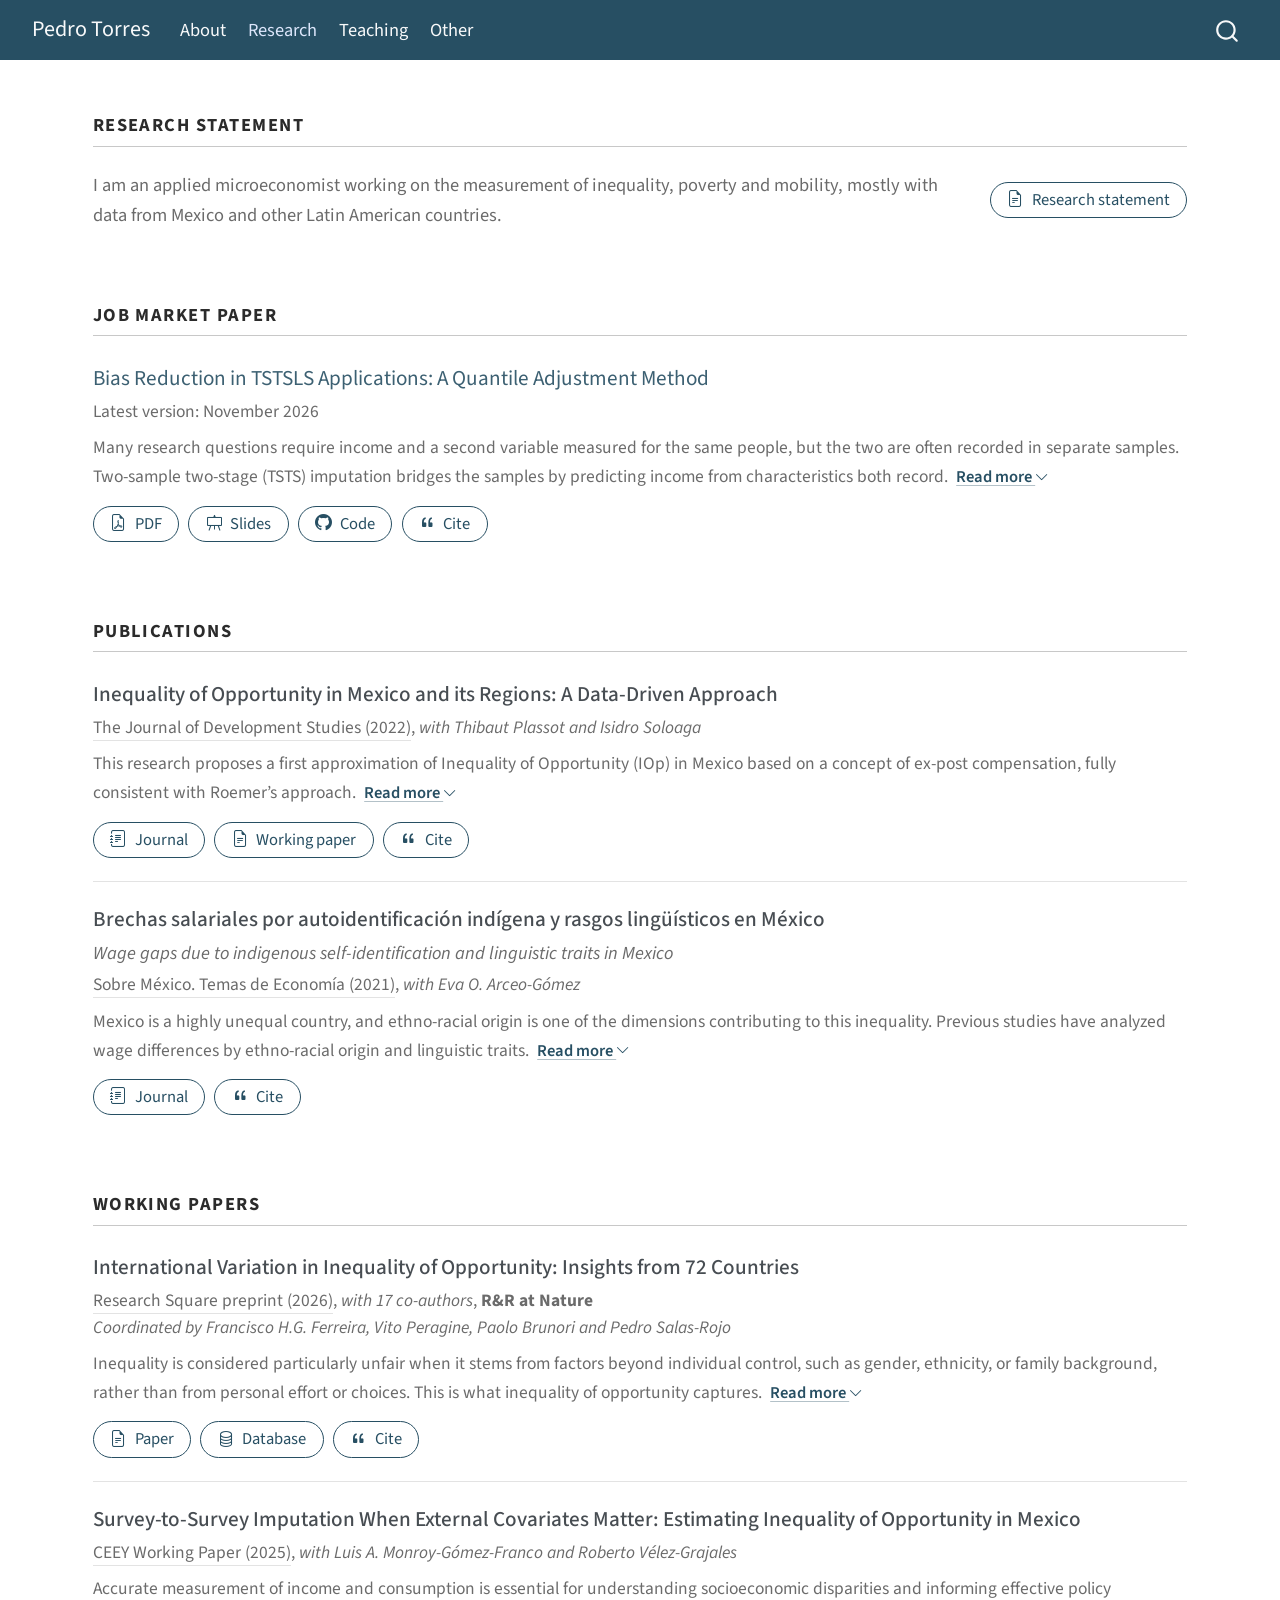
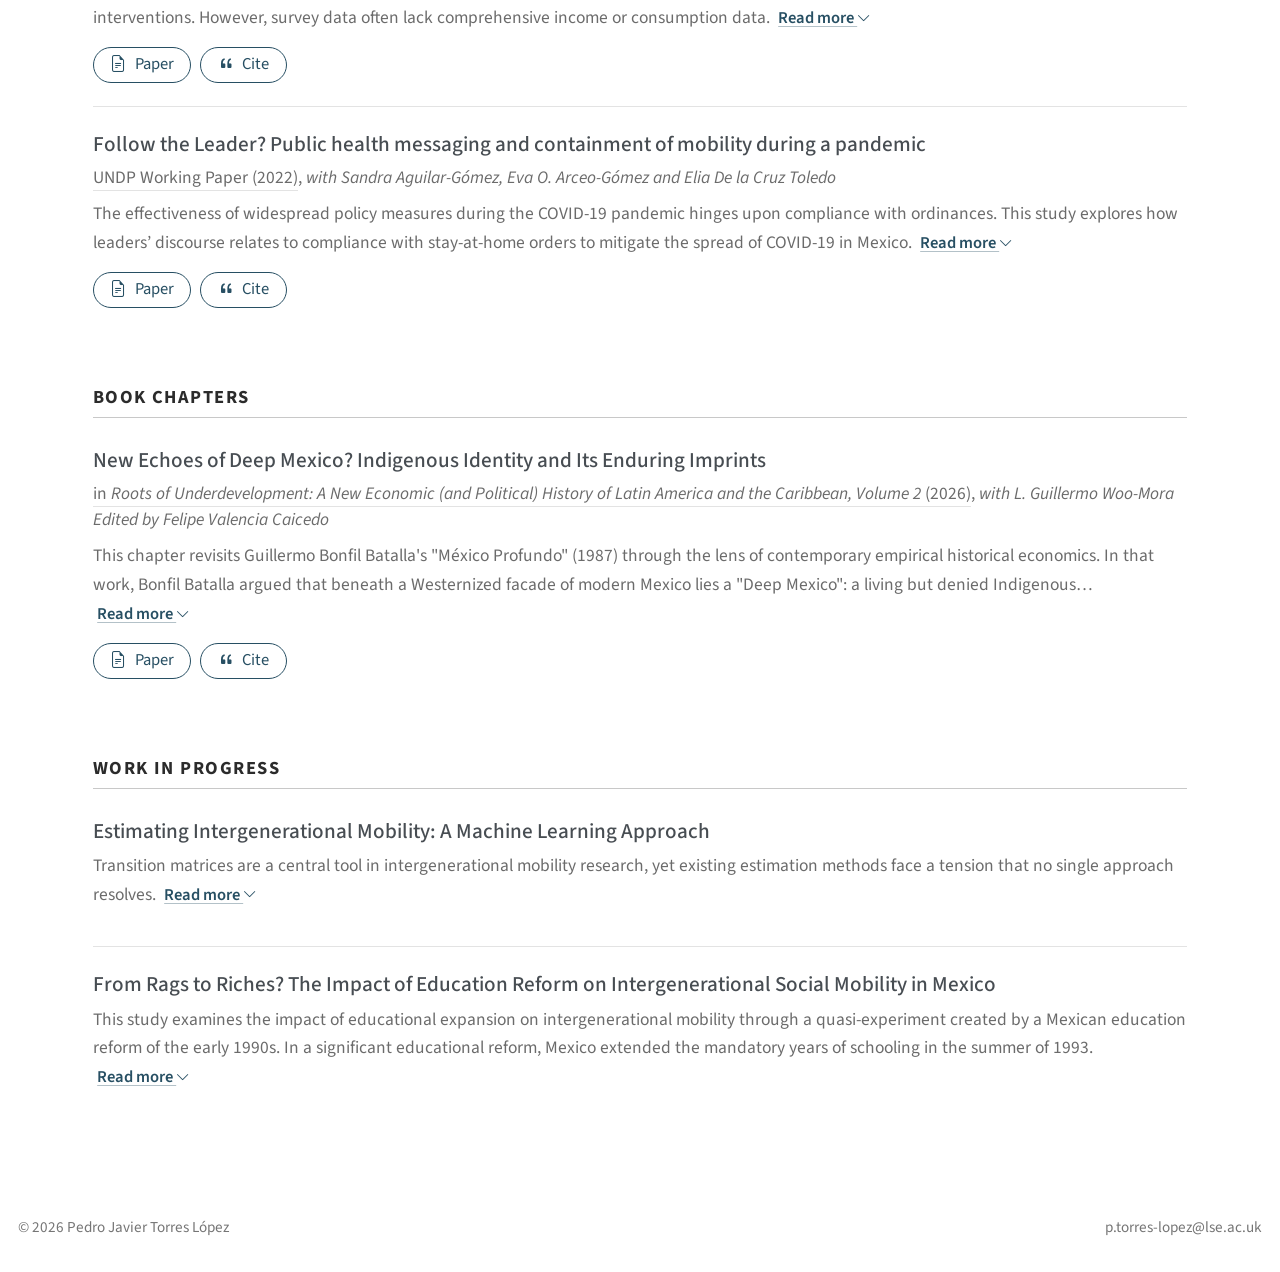
<file: docs/research.html>
<!DOCTYPE html>
<html xmlns="http://www.w3.org/1999/xhtml" lang="en" xml:lang="en"><head>

<meta charset="utf-8">
<meta name="generator" content="quarto-1.6.40">

<meta name="viewport" content="width=device-width, initial-scale=1.0, user-scalable=yes">


<title>Research – Pedro Torres</title>
<style>
code{white-space: pre-wrap;}
span.smallcaps{font-variant: small-caps;}
div.columns{display: flex; gap: min(4vw, 1.5em);}
div.column{flex: auto; overflow-x: auto;}
div.hanging-indent{margin-left: 1.5em; text-indent: -1.5em;}
ul.task-list{list-style: none;}
ul.task-list li input[type="checkbox"] {
  width: 0.8em;
  margin: 0 0.8em 0.2em -1em; /* quarto-specific, see https://github.com/quarto-dev/quarto-cli/issues/4556 */ 
  vertical-align: middle;
}
</style>


<script src="site_libs/quarto-nav/quarto-nav.js"></script>
<script src="site_libs/quarto-nav/headroom.min.js"></script>
<script src="site_libs/clipboard/clipboard.min.js"></script>
<script src="site_libs/quarto-search/autocomplete.umd.js"></script>
<script src="site_libs/quarto-search/fuse.min.js"></script>
<script src="site_libs/quarto-search/quarto-search.js"></script>
<meta name="quarto:offset" content="./">
<script src="site_libs/quarto-html/quarto.js"></script>
<script src="site_libs/quarto-html/popper.min.js"></script>
<script src="site_libs/quarto-html/tippy.umd.min.js"></script>
<script src="site_libs/quarto-html/anchor.min.js"></script>
<link href="site_libs/quarto-html/tippy.css" rel="stylesheet">
<link href="site_libs/quarto-html/quarto-syntax-highlighting-549806ee2085284f45b00abea8c6df48.css" rel="stylesheet" id="quarto-text-highlighting-styles">
<script src="site_libs/bootstrap/bootstrap.min.js"></script>
<link href="site_libs/bootstrap/bootstrap-icons.css" rel="stylesheet">
<link href="site_libs/bootstrap/bootstrap-5dd02cc3b477072d01a84e67bd9cc34e.min.css" rel="stylesheet" append-hash="true" id="quarto-bootstrap" data-mode="light">
<script id="quarto-search-options" type="application/json">{
  "location": "navbar",
  "copy-button": false,
  "collapse-after": 3,
  "panel-placement": "end",
  "type": "overlay",
  "limit": 50,
  "keyboard-shortcut": [
    "f",
    "/",
    "s"
  ],
  "show-item-context": false,
  "language": {
    "search-no-results-text": "No results",
    "search-matching-documents-text": "matching documents",
    "search-copy-link-title": "Copy link to search",
    "search-hide-matches-text": "Hide additional matches",
    "search-more-match-text": "more match in this document",
    "search-more-matches-text": "more matches in this document",
    "search-clear-button-title": "Clear",
    "search-text-placeholder": "",
    "search-detached-cancel-button-title": "Cancel",
    "search-submit-button-title": "Submit",
    "search-label": "Search"
  }
}</script>


<link rel="stylesheet" href="styles.css">
</head>

<body class="nav-fixed fullcontent">

<div id="quarto-search-results"></div>
  <header id="quarto-header" class="headroom fixed-top">
    <nav class="navbar navbar-expand-lg " data-bs-theme="dark">
      <div class="navbar-container container-fluid">
      <div class="navbar-brand-container mx-auto">
    <a class="navbar-brand" href="./index.html">
    <span class="navbar-title">Pedro Torres</span>
    </a>
  </div>
            <div id="quarto-search" class="" title="Search"></div>
          <button class="navbar-toggler" type="button" data-bs-toggle="collapse" data-bs-target="#navbarCollapse" aria-controls="navbarCollapse" role="menu" aria-expanded="false" aria-label="Toggle navigation" onclick="if (window.quartoToggleHeadroom) { window.quartoToggleHeadroom(); }">
  <span class="navbar-toggler-icon"></span>
</button>
          <div class="collapse navbar-collapse" id="navbarCollapse">
            <ul class="navbar-nav navbar-nav-scroll me-auto">
  <li class="nav-item">
    <a class="nav-link" href="./index.html"> 
<span class="menu-text">About</span></a>
  </li>  
  <li class="nav-item">
    <a class="nav-link active" href="./research.html" aria-current="page"> 
<span class="menu-text">Research</span></a>
  </li>  
  <li class="nav-item">
    <a class="nav-link" href="./teaching.html"> 
<span class="menu-text">Teaching</span></a>
  </li>  
  <li class="nav-item">
    <a class="nav-link" href="./other.html"> 
<span class="menu-text">Other</span></a>
  </li>  
</ul>
          </div> <!-- /navcollapse -->
            <div class="quarto-navbar-tools">
</div>
      </div> <!-- /container-fluid -->
    </nav>
</header>
<!-- content -->
<div id="quarto-content" class="quarto-container page-columns page-rows-contents page-layout-article page-navbar">
<!-- sidebar -->
<!-- margin-sidebar -->
    
<!-- main -->
<main class="content" id="quarto-document-content"><header id="title-block-header" class="quarto-title-block"></header>




<!-- GENERATED FILE — do not edit directly. Edit src/papers.csv or
     src/_gen_qmd.R instead, then re-run Rscript src/_gen_qmd.R -->
<h2 class="research-section anchored">Research statement</h2>
<div class="teach-statement">
<p>I am an applied microeconomist working on the measurement of inequality, poverty and mobility, mostly with data from Mexico and other Latin American countries.</p>
<div class="paper-buttons"><a class="pill" href="files/research-statement.pdf" target="_blank"><i class="bi bi-file-earmark-text"></i>Research statement</a></div>
</div>
<h2 class="research-section anchored" id="jmp">Job Market Paper</h2>
<div class="paper-entry no-image" data-paper="">
<div class="paper-body">
<h3 class="paper-title anchored"><a href="research/bias-reduction-tstsls.html">Bias Reduction in TSTSLS Applications: A Quantile Adjustment Method</a></h3>
<div class="paper-venue">Latest version: November 2026</div>
<p class="paper-abstract"><span data-abstract-short="">Many research questions require income and a second variable measured for the same people, but the two are often recorded in separate samples. Two-sample two-stage (TSTS) imputation bridges the samples by predicting income from characteristics both record.</span><span data-abstract-full="" hidden="">Many research questions require income and a second variable measured for the same people, but the two are often recorded in separate samples. Two-sample two-stage (TSTS) imputation bridges the samples by predicting income from characteristics both record. However, the predictions are less dispersed than actual income, and they miss any link between income and the second variable that the shared characteristics do not capture. Existing corrections fix these problems one at a time, and fixing only the first can make an estimate worse. I propose a quantile adjustment that replaces each prediction with the observed income at the same rank. It restores the income distribution and, in the same step, shifts the covariance with the second variable. I characterise when this shift helps and provide two diagnostics. In applications to Mexico, Ecuador and Chile, the adjustment comes closest to the full-sample benchmark on 14 of 19 estimands and within 0.6 percentage points of the best method on the other 5.</span> <button type="button" class="abstract-more" data-toggle-abstract="" aria-expanded="false">Read more <i class="bi bi-chevron-down"></i></button></p>
<div class="paper-buttons"><a class="pill" href="files/TorresLopez_BiasReductionTSTS_JMP.pdf" target="_blank"><i class="bi bi-file-earmark-pdf"></i>PDF</a>
<a class="pill" href="files/slides/TorresLopez_BiasReductionTSTS_Slides.html" target="_blank"><i class="bi bi-easel"></i>Slides</a>
<a class="pill" href="https://github.com/PedroToL/tstsqa" target="_blank"><i class="bi bi-github"></i>Code</a>
<button class="pill" type="button" data-toggle-cite="" aria-expanded="false"><i class="bi bi-quote"></i>Cite</button></div>
<div class="cite-panel" hidden="">
<div class="cite-tabs"><button type="button" class="cite-tab active" data-cite-tab="text">Text</button><button type="button" class="cite-tab" data-cite-tab="bibtex">BibTeX</button><button type="button" class="cite-copy"><i class="bi bi-clipboard"></i> Copy</button></div>
<p class="cite-text" data-cite-body="text">Torres López, P. J. (2026). Bias Reduction in TSTSLS Applications: A Quantile Adjustment Method. Job market paper, London School of Economics.</p>
<pre class="cite-bibtex" data-cite-body="bibtex" hidden="">@unpublished{torres2026bias,
  author = {Torres López, Pedro J.},
  title  = {Bias Reduction in TSTSLS Applications: A Quantile Adjustment Method},
  note   = {Job market paper, London School of Economics},
  year   = {2026},
  url    = {https://pedrotol.github.io/Pedro-Torres/files/TorresLopez_BiasReductionTSTS_JMP.pdf}
}</pre>
</div>
</div>
</div>
<h2 class="research-section anchored" id="publications">Publications</h2>
<div class="paper-entry no-image" data-paper="">
<div class="paper-body">
<h3 class="paper-title anchored">Inequality of Opportunity in Mexico and its Regions: A Data-Driven Approach</h3>
<div class="paper-venue"><a href="https://doi.org/10.1080/00220388.2022.2055465">The Journal of Development Studies (2022)</a>, <em>with Thibaut Plassot and Isidro Soloaga</em></div>
<p class="paper-abstract"><span data-abstract-short="">This research proposes a first approximation of Inequality of Opportunity (IOp) in Mexico based on a concept of ex-post compensation, fully consistent with Roemer’s approach.</span><span data-abstract-full="" hidden="">This research proposes a first approximation of Inequality of Opportunity (IOp) in Mexico based on a concept of ex-post compensation, fully consistent with Roemer’s approach. This framework considers the advantage reached by an individual to be determined by the circumstances and by the effort exerted. Following Brunori and Neidhöfer, we construct a data-driven procedure using regression trees to identify types based on circumstances. To identify effort, an algorithm estimates the distribution of outcome in each type based on coefficients of Bernstein polynomials. We present IOp indicators for both an ex-ante and an ex-post approach. Our results underline the differences, in terms of opportunities, faced by individuals, based on the territory in which they grew up, the household context, and personal characteristics. The education and the wealth of parents, and the area of residence at age of 14 are the principal circumstances that shape the trajectories, besides the skin tone or the region. Importantly, territorial variables are significant among the individuals in relative poor households at age of 14, but they hold less importance for the others. IOp is higher in rural areas, in the South and in the Center compared to other regions.</span> <button type="button" class="abstract-more" data-toggle-abstract="" aria-expanded="false">Read more <i class="bi bi-chevron-down"></i></button></p>
<div class="paper-buttons"><a class="pill" href="https://doi.org/10.1080/00220388.2022.2055465" target="_blank"><i class="bi bi-journal-text"></i>Journal</a>
<a class="pill" href="https://ceey.org.mx/inequality-of-opportunity-in-mexico-and-its-regions-a-data-driven-approach/" target="_blank"><i class="bi bi-file-earmark-text"></i>Working paper</a>
<button class="pill" type="button" data-toggle-cite="" aria-expanded="false"><i class="bi bi-quote"></i>Cite</button></div>
<div class="cite-panel" hidden="">
<div class="cite-tabs"><button type="button" class="cite-tab active" data-cite-tab="text">Text</button><button type="button" class="cite-tab" data-cite-tab="bibtex">BibTeX</button><button type="button" class="cite-copy"><i class="bi bi-clipboard"></i> Copy</button></div>
<p class="cite-text" data-cite-body="text">Plassot, T., Soloaga, I., and Torres, P. (2022). Inequality of Opportunity in Mexico and its Regions: A Data-Driven Approach. <em>The Journal of Development Studies</em>, 58(9), 1857–1873. <a href="https://doi.org/10.1080/00220388.2022.2055465">https://doi.org/10.1080/00220388.2022.2055465</a></p>
<pre class="cite-bibtex" data-cite-body="bibtex" hidden="">@article{plassot2022inequality,
  author  = {Plassot, Thibaut and Soloaga, Isidro and Torres, Pedro},
  title   = {Inequality of Opportunity in Mexico and its Regions: A Data-Driven Approach},
  journal = {The Journal of Development Studies},
  volume  = {58},
  number  = {9},
  pages   = {1857--1873},
  year    = {2022},
  doi     = {10.1080/00220388.2022.2055465}
}</pre>
</div>
</div>
</div>
<div class="paper-entry no-image" data-paper="">
<div class="paper-body">
<h3 class="paper-title anchored">Brechas salariales por autoidentificación indígena y rasgos lingüísticos en México</h3>
<div class="other-en">Wage gaps due to indigenous self-identification and linguistic traits in Mexico</div>
<div class="paper-venue"><a href="https://doi.org/10.48102/rsm.vi3.94">Sobre México. Temas de Economía (2021)</a>, <em>with Eva O. Arceo-Gómez</em></div>
<p class="paper-abstract"><span data-abstract-short="">Mexico is a highly unequal country, and ethno-racial origin is one of the dimensions contributing to this inequality. Previous studies have analyzed wage differences by ethno-racial origin and linguistic traits.</span><span data-abstract-full="" hidden="">Mexico is a highly unequal country, and ethno-racial origin is one of the dimensions contributing to this inequality. Previous studies have analyzed wage differences by ethno-racial origin and linguistic traits. Still, so far, no study has recognized that indigenous self-identification can lead to selection biases in the analysis. In this article, we solve this problem by estimating a switching regression model, which in a first stage estimates the selection in self-identification, and in a second stage, two wage equations according to how the worker self-identified. The model reveals that most of the difference in average wages between those who identify as indigenous and those who do not is due to selection bias. Despite this, an unexplained differential persists (unexplained by observed characteristics or self-selection), which could be due to discrimination. These results contrast with traditional Oaxaca decompositions in which selection bias is not considered and suggest that education is the factor that contributes the most to ethnic-racial wage inequality.</span> <button type="button" class="abstract-more" data-toggle-abstract="" aria-expanded="false">Read more <i class="bi bi-chevron-down"></i></button></p>
<div class="paper-buttons"><a class="pill" href="https://doi.org/10.48102/rsm.vi3.94" target="_blank"><i class="bi bi-journal-text"></i>Journal</a>
<button class="pill" type="button" data-toggle-cite="" aria-expanded="false"><i class="bi bi-quote"></i>Cite</button></div>
<div class="cite-panel" hidden="">
<div class="cite-tabs"><button type="button" class="cite-tab active" data-cite-tab="text">Text</button><button type="button" class="cite-tab" data-cite-tab="bibtex">BibTeX</button><button type="button" class="cite-copy"><i class="bi bi-clipboard"></i> Copy</button></div>
<p class="cite-text" data-cite-body="text">Arceo-Gómez, E. O. and Torres, P. (2021). Brechas salariales por autoidentificación indígena y rasgos lingüísticos en México. <em>Sobre México. Temas de Economía</em>, 1(3), 129–161. <a href="https://doi.org/10.48102/rsm.vi3.94">https://doi.org/10.48102/rsm.vi3.94</a></p>
<pre class="cite-bibtex" data-cite-body="bibtex" hidden="">@article{arceogomez2021brechas,
  author  = {Arceo-Gómez, Eva O. and Torres, Pedro},
  title   = {Brechas salariales por autoidentificación indígena y rasgos lingüísticos en México},
  journal = {Sobre México. Temas de Economía},
  volume  = {1},
  number  = {3},
  pages   = {129--161},
  year    = {2021},
  doi     = {10.48102/rsm.vi3.94}
}</pre>
</div>
</div>
</div>
<h2 class="research-section anchored" id="working-papers">Working Papers</h2>
<div class="paper-entry no-image" data-paper="">
<div class="paper-body">
<h3 class="paper-title anchored">International Variation in Inequality of Opportunity: Insights from 72 Countries</h3>
<div class="paper-venue"><a href="https://doi.org/10.21203/rs.3.rs-10409108/v1">Research Square preprint (2026)</a>, <em>with 17 co-authors</em>, <strong>R&amp;R at Nature</strong><br><em>Coordinated by Francisco H.G. Ferreira, Vito Peragine, Paolo Brunori and Pedro Salas-Rojo</em></div>
<p class="paper-abstract"><span data-abstract-short="">Inequality is considered particularly unfair when it stems from factors beyond individual control, such as gender, ethnicity, or family background, rather than from personal effort or choices. This is what inequality of opportunity captures.</span><span data-abstract-full="" hidden="">Inequality is considered particularly unfair when it stems from factors beyond individual control, such as gender, ethnicity, or family background, rather than from personal effort or choices. This is what inequality of opportunity captures. There is growing evidence that it matters both intrinsically and instrumentally: people object most strongly to this kind of inequality, and it can prevent talented individuals from disadvantaged backgrounds from reaching their full potential, holding back innovation and growth. Measuring its extent poses several challenges, and until now no systematic cross-country evidence has been put forward. We provide comparable estimates of inequality of opportunity for 72 countries, representing two-thirds of the world's population, drawn from 196 household surveys. We show that, on average, factors beyond individual control account for 40.9% of total income inequality, ranging from 18.9% in Denmark to 76.7% in South Africa, with the United States among the most opportunity-unequal countries in the global North. These results offer the first global picture of how much of the gap between rich and poor is driven by inherited or predetermined factors, providing a shared basis for judging the fairness of economic outcomes worldwide. All estimates are available at www.geom.ecineq.org, along with data visualization tools.</span> <button type="button" class="abstract-more" data-toggle-abstract="" aria-expanded="false">Read more <i class="bi bi-chevron-down"></i></button></p>
<div class="paper-buttons"><a class="pill" href="https://doi.org/10.21203/rs.3.rs-10409108/v1" target="_blank"><i class="bi bi-file-earmark-text"></i>Paper</a>
<a class="pill" href="https://geom.ecineq.org/" target="_blank"><i class="bi bi-database"></i>Database</a>
<button class="pill" type="button" data-toggle-cite="" aria-expanded="false"><i class="bi bi-quote"></i>Cite</button></div>
<div class="cite-panel" hidden="">
<div class="cite-tabs"><button type="button" class="cite-tab active" data-cite-tab="text">Text</button><button type="button" class="cite-tab" data-cite-tab="bibtex">BibTeX</button><button type="button" class="cite-copy"><i class="bi bi-clipboard"></i> Copy</button></div>
<p class="cite-text" data-cite-body="text">Brunori, P. et al. (2026). International Variation in Inequality of Opportunity: Insights from 72 Countries. Research Square preprint. <a href="https://doi.org/10.21203/rs.3.rs-10409108/v1">https://doi.org/10.21203/rs.3.rs-10409108/v1</a></p>
<pre class="cite-bibtex" data-cite-body="bibtex" hidden="">@techreport{brunori2026international,
  author      = {Brunori, Paolo and Ferreira, Francisco H.G. and Peragine, Vito and Salas-Rojo, Pedro and Moramarco, Domenico and Barajas Prieto, Luis and Barbieri, Teresa and Daza Baez, Nancy and Datt, Gaurav and de Sandi, Vito and Farella, Fabio and Martinez Jr., Arturo and Nguyen, John and Park, Albert and Simeone, Enza and Sirugue, Louis and Torres López, Pedro J. and Zotti, Giorgia},
  title       = {International Variation in Inequality of Opportunity: Insights from 72 Countries},
  institution = {Research Square preprint},
  type        = {Working Paper},
  year        = {2026},
  doi         = {10.21203/rs.3.rs-10409108/v1}
}</pre>
</div>
</div>
</div>
<div class="paper-entry no-image" data-paper="">
<div class="paper-body">
<h3 class="paper-title anchored">Survey-to-Survey Imputation When External Covariates Matter: Estimating Inequality of Opportunity in Mexico</h3>
<div class="paper-venue"><a href="https://ceey.org.mx/survey-to-survey-imputation-when-external-covariates-matter-estimating-inequality-of-opportunity-in-mexico/">CEEY Working Paper (2025)</a>, <em>with Luis A. Monroy-Gómez-Franco and Roberto Vélez-Grajales</em></div>
<p class="paper-abstract"><span data-abstract-short="">Accurate measurement of income and consumption is essential for understanding socioeconomic disparities and informing effective policy interventions. However, survey data often lack comprehensive income or consumption data.</span><span data-abstract-full="" hidden="">Accurate measurement of income and consumption is essential for understanding socioeconomic disparities and informing effective policy interventions. However, survey data often lack comprehensive income or consumption data. Researchers typically employ asset-based indices or survey-to-survey imputation techniques to address this limitation. While these methods provide valuable insights, they can introduce biases, particularly when the analysis involves covariates not used in the prediction process. This paper proposes a novel imputation methodology that aims to mitigate these biases. Our approach focuses on preserving individuals’ relative positions within the income distribution while introducing variance. This ensures that the underlying rank order of individuals is maintained, addressing a common shortcoming of existing imputation techniques. Through rigorous validation and comparison, we demonstrate the robustness and effectiveness of our proposed method using the ENIGH survey in Mexico. To illustrate one practical application of our approach, we analyze inequality of opportunity, imputing income from the ENIGH into the ESRU-EMOVI survey. Our findings underscore the importance of carefully considering imputation methods in socioeconomic research. We demonstrate that traditional imputation procedures can lead to downward-biased estimates of inequality of opportunity compared to our proposed method.</span> <button type="button" class="abstract-more" data-toggle-abstract="" aria-expanded="false">Read more <i class="bi bi-chevron-down"></i></button></p>
<div class="paper-buttons"><a class="pill" href="https://ceey.org.mx/survey-to-survey-imputation-when-external-covariates-matter-estimating-inequality-of-opportunity-in-mexico/" target="_blank"><i class="bi bi-file-earmark-text"></i>Paper</a>
<button class="pill" type="button" data-toggle-cite="" aria-expanded="false"><i class="bi bi-quote"></i>Cite</button></div>
<div class="cite-panel" hidden="">
<div class="cite-tabs"><button type="button" class="cite-tab active" data-cite-tab="text">Text</button><button type="button" class="cite-tab" data-cite-tab="bibtex">BibTeX</button><button type="button" class="cite-copy"><i class="bi bi-clipboard"></i> Copy</button></div>
<p class="cite-text" data-cite-body="text">Torres López, P. J., Monroy-Gómez-Franco, L. A., and Vélez-Grajales, R. (2025). Survey-to-Survey Imputation When External Covariates Matter: Estimating Inequality of Opportunity in Mexico. CEEY Working Paper.</p>
<pre class="cite-bibtex" data-cite-body="bibtex" hidden="">@techreport{torres2025survey,
  author      = {Torres López, Pedro J. and Monroy-Gómez-Franco, Luis A. and Vélez-Grajales, Roberto},
  title       = {Survey-to-Survey Imputation When External Covariates Matter: Estimating Inequality of Opportunity in Mexico},
  institution = {CEEY Working Paper},
  type        = {Working Paper},
  year        = {2025},
  url         = {https://ceey.org.mx/survey-to-survey-imputation-when-external-covariates-matter-estimating-inequality-of-opportunity-in-mexico/}
}</pre>
</div>
</div>
</div>
<div class="paper-entry no-image" data-paper="">
<div class="paper-body">
<h3 class="paper-title anchored">Follow the Leader? Public health messaging and containment of mobility during a pandemic</h3>
<div class="paper-venue"><a href="https://www.undp.org/latin-america/publications/follow-leader-public-health-messaging-and-containment-mobility-during-pandemic">UNDP Working Paper (2022)</a>, <em>with Sandra Aguilar-Gómez, Eva O. Arceo-Gómez and Elia De la Cruz Toledo</em></div>
<p class="paper-abstract"><span data-abstract-short="">The effectiveness of widespread policy measures during the COVID-19 pandemic hinges upon compliance with ordinances. This study explores how leaders’ discourse relates to compliance with stay-at-home orders to mitigate the spread of COVID-19 in Mexico.</span><span data-abstract-full="" hidden="">The effectiveness of widespread policy measures during the COVID-19 pandemic hinges upon compliance with ordinances. This study explores how leaders’ discourse relates to compliance with stay-at-home orders to mitigate the spread of COVID-19 in Mexico. It uses municipality-level mobility data from geolocation events of smartphone users and daily briefings from the President and the coronavirus czar. Quantile regressions, sentiment analysis and topic modelling are used to shed light on the dynamics between political discourse and containment of mobility. Discrepancies were found between the content and tone of the President and those of the coronavirus czar. These contrasts translate into differences in the association between the content of the speeches and mobility patterns. The discourse’s association with mobility is mediated by awareness of COVID-19-related topics and by individuals’ political affiliation.</span> <button type="button" class="abstract-more" data-toggle-abstract="" aria-expanded="false">Read more <i class="bi bi-chevron-down"></i></button></p>
<div class="paper-buttons"><a class="pill" href="https://www.undp.org/latin-america/publications/follow-leader-public-health-messaging-and-containment-mobility-during-pandemic" target="_blank"><i class="bi bi-file-earmark-text"></i>Paper</a>
<button class="pill" type="button" data-toggle-cite="" aria-expanded="false"><i class="bi bi-quote"></i>Cite</button></div>
<div class="cite-panel" hidden="">
<div class="cite-tabs"><button type="button" class="cite-tab active" data-cite-tab="text">Text</button><button type="button" class="cite-tab" data-cite-tab="bibtex">BibTeX</button><button type="button" class="cite-copy"><i class="bi bi-clipboard"></i> Copy</button></div>
<p class="cite-text" data-cite-body="text">Aguilar-Gómez, S., Arceo-Gómez, E. O., De la Cruz Toledo, E., and Torres López, P. J. (2022). Follow the Leader? Public health messaging and containment of mobility during a pandemic. UNDP Working Paper.</p>
<pre class="cite-bibtex" data-cite-body="bibtex" hidden="">@techreport{aguilargomez2022follow,
  author      = {Aguilar-Gómez, Sandra and Arceo-Gómez, Eva O. and De la Cruz Toledo, Elia and Torres López, Pedro J.},
  title       = {Follow the Leader? Public health messaging and containment of mobility during a pandemic},
  institution = {UNDP Working Paper},
  type        = {Working Paper},
  year        = {2022},
  url         = {https://www.undp.org/latin-america/publications/follow-leader-public-health-messaging-and-containment-mobility-during-pandemic}
}</pre>
</div>
</div>
</div>
<h2 class="research-section anchored" id="book-chapters">Book Chapters</h2>
<div class="paper-entry no-image" data-paper="">
<div class="paper-body">
<h3 class="paper-title anchored">New Echoes of Deep Mexico? Indigenous Identity and Its Enduring Imprints</h3>
<div class="paper-venue"><a href="https://papers.ssrn.com/sol3/papers.cfm?abstract_id=6238198">in <em>Roots of Underdevelopment: A New Economic (and Political) History of Latin America and the Caribbean, Volume 2</em> (2026)</a>, <em>with L. Guillermo Woo-Mora</em><br><em>Edited by Felipe Valencia Caicedo</em></div>
<p class="paper-abstract"><span data-abstract-short="">This chapter revisits Guillermo Bonfil Batalla's "México Profundo" (1987) through the lens of contemporary empirical historical economics. In that work, Bonfil Batalla argued that beneath a Westernized facade of modern Mexico lies a "Deep Mexico": a living but denied Indigenous…</span><span data-abstract-full="" hidden="">This chapter revisits Guillermo Bonfil Batalla's "México Profundo" (1987) through the lens of contemporary empirical historical economics. In that work, Bonfil Batalla argued that beneath a Westernized facade of modern Mexico lies a "Deep Mexico": a living but denied Indigenous civilization that continues to shape the country's culture, identity, and social life. The first part of the chapter compiles historical census tabulations and harmonized microdata to document persistent patterns of Indigenous identity, inequality, and historical continuity. The historical process of Indigenous identification is multidimensional and endogenous, shaped by language, self-identification, phenotype, and geography. Despite improvements in basic services, Indigenous populations continue to face structural gaps in education and income. Beyond explicit identifiers, the second part of the chapter examines three channels through which "México Profundo" continues to influence economic life. First, skin tone remains a consistent predictor of disadvantage, reflecting racialized inequality. Second, historical Indigenous presence structures spatial inequality and human-capital outcomes. Third, Indigenous institutions, both formal and informal, continue to shape development trajectories, depending on their interaction with markets and the state. Together, these patterns underscore that "México Profundo" continues to illuminate key mechanisms linking Indigenous identity to economic and social outcomes in modern Mexico.</span> <button type="button" class="abstract-more" data-toggle-abstract="" aria-expanded="false">Read more <i class="bi bi-chevron-down"></i></button></p>
<div class="paper-buttons"><a class="pill" href="https://papers.ssrn.com/sol3/papers.cfm?abstract_id=6238198" target="_blank"><i class="bi bi-file-earmark-text"></i>Paper</a>
<button class="pill" type="button" data-toggle-cite="" aria-expanded="false"><i class="bi bi-quote"></i>Cite</button></div>
<div class="cite-panel" hidden="">
<div class="cite-tabs"><button type="button" class="cite-tab active" data-cite-tab="text">Text</button><button type="button" class="cite-tab" data-cite-tab="bibtex">BibTeX</button><button type="button" class="cite-copy"><i class="bi bi-clipboard"></i> Copy</button></div>
<p class="cite-text" data-cite-body="text">Woo-Mora, L. G. and Torres López, P. J. (2026). New Echoes of Deep Mexico? Indigenous Identity and Its Enduring Imprints. In Felipe Valencia Caicedo (Ed.), <em>Roots of Underdevelopment: A New Economic (and Political) History of Latin America and the Caribbean, Volume 2</em>.</p>
<pre class="cite-bibtex" data-cite-body="bibtex" hidden="">@incollection{woomora2026echoes,
  author    = {Woo-Mora, L. Guillermo and Torres López, Pedro J.},
  title     = {New Echoes of Deep Mexico? Indigenous Identity and Its Enduring Imprints},
  booktitle = {Roots of Underdevelopment: A New Economic (and Political) History of Latin America and the Caribbean, Volume 2},
  editor    = {Felipe Valencia Caicedo},
  year      = {2026},
  url       = {https://papers.ssrn.com/sol3/papers.cfm?abstract_id=6238198}
}</pre>
</div>
</div>
</div>
<h2 class="research-section anchored" id="work-in-progress">Work in Progress</h2>
<div class="paper-entry no-image" data-paper="">
<div class="paper-body">
<h3 class="paper-title anchored">Estimating Intergenerational Mobility: A Machine Learning Approach</h3>
<p class="paper-abstract"><span data-abstract-short="">Transition matrices are a central tool in intergenerational mobility research, yet existing estimation methods face a tension that no single approach resolves.</span><span data-abstract-full="" hidden="">Transition matrices are a central tool in intergenerational mobility research, yet existing estimation methods face a tension that no single approach resolves. Fully non-parametric methods break down under data constraints and cannot produce coherent comparisons across demographic groups; parametric alternatives impose functional form restrictions that may distort estimated mobility patterns. I develop the positional functions framework, which estimates a complete probability distribution over all possible income destinations for each individual, conditional on parental position and observable characteristics. Aggregating these individual distributions yields transition matrices that are fully non-parametric, incorporate covariates directly, and decompose exactly into subpopulation components, so that observed differences across groups reflect mobility heterogeneity rather than methodological artifacts. Using Swedish administrative data covering 1.3 million father-offspring pairs, I show that the framework recovers the same mobility patterns as established methods when data are abundant and outperforms them in the tails of the distribution, where poverty traps and elite reproduction are most salient. It also maintains coherent subpopulation comparisons even when group sizes differ dramatically.</span> <button type="button" class="abstract-more" data-toggle-abstract="" aria-expanded="false">Read more <i class="bi bi-chevron-down"></i></button></p>
</div>
</div>
<div class="paper-entry no-image" data-paper="">
<div class="paper-body">
<h3 class="paper-title anchored">From Rags to Riches? The Impact of Education Reform on Intergenerational Social Mobility in Mexico</h3>
<p class="paper-abstract"><span data-abstract-short="">This study examines the impact of educational expansion on intergenerational mobility through a quasi-experiment created by a Mexican education reform of the early 1990s. In a significant educational reform, Mexico extended the mandatory years of schooling in the summer of 1993.</span><span data-abstract-full="" hidden="">This study examines the impact of educational expansion on intergenerational mobility through a quasi-experiment created by a Mexican education reform of the early 1990s. In a significant educational reform, Mexico extended the mandatory years of schooling in the summer of 1993. By using retrospective data on parental and individual socioeconomic status, this research employs a sharp regression discontinuity design to assess whether the reform had short- or long-term effects on intergenerational mobility outcomes. The findings indicate no immediate effect of the reform, though there is a potential long-term effect evident in the improvement of trends related to intergenerational outcomes.</span> <button type="button" class="abstract-more" data-toggle-abstract="" aria-expanded="false">Read more <i class="bi bi-chevron-down"></i></button></p>
</div>
</div>
<script src="files/research.js"></script>



</main> <!-- /main -->
<script id="quarto-html-after-body" type="application/javascript">
window.document.addEventListener("DOMContentLoaded", function (event) {
  const toggleBodyColorMode = (bsSheetEl) => {
    const mode = bsSheetEl.getAttribute("data-mode");
    const bodyEl = window.document.querySelector("body");
    if (mode === "dark") {
      bodyEl.classList.add("quarto-dark");
      bodyEl.classList.remove("quarto-light");
    } else {
      bodyEl.classList.add("quarto-light");
      bodyEl.classList.remove("quarto-dark");
    }
  }
  const toggleBodyColorPrimary = () => {
    const bsSheetEl = window.document.querySelector("link#quarto-bootstrap");
    if (bsSheetEl) {
      toggleBodyColorMode(bsSheetEl);
    }
  }
  toggleBodyColorPrimary();  
  const icon = "";
  const anchorJS = new window.AnchorJS();
  anchorJS.options = {
    placement: 'right',
    icon: icon
  };
  anchorJS.add('.anchored');
  const isCodeAnnotation = (el) => {
    for (const clz of el.classList) {
      if (clz.startsWith('code-annotation-')) {                     
        return true;
      }
    }
    return false;
  }
  const onCopySuccess = function(e) {
    // button target
    const button = e.trigger;
    // don't keep focus
    button.blur();
    // flash "checked"
    button.classList.add('code-copy-button-checked');
    var currentTitle = button.getAttribute("title");
    button.setAttribute("title", "Copied!");
    let tooltip;
    if (window.bootstrap) {
      button.setAttribute("data-bs-toggle", "tooltip");
      button.setAttribute("data-bs-placement", "left");
      button.setAttribute("data-bs-title", "Copied!");
      tooltip = new bootstrap.Tooltip(button, 
        { trigger: "manual", 
          customClass: "code-copy-button-tooltip",
          offset: [0, -8]});
      tooltip.show();    
    }
    setTimeout(function() {
      if (tooltip) {
        tooltip.hide();
        button.removeAttribute("data-bs-title");
        button.removeAttribute("data-bs-toggle");
        button.removeAttribute("data-bs-placement");
      }
      button.setAttribute("title", currentTitle);
      button.classList.remove('code-copy-button-checked');
    }, 1000);
    // clear code selection
    e.clearSelection();
  }
  const getTextToCopy = function(trigger) {
      const codeEl = trigger.previousElementSibling.cloneNode(true);
      for (const childEl of codeEl.children) {
        if (isCodeAnnotation(childEl)) {
          childEl.remove();
        }
      }
      return codeEl.innerText;
  }
  const clipboard = new window.ClipboardJS('.code-copy-button:not([data-in-quarto-modal])', {
    text: getTextToCopy
  });
  clipboard.on('success', onCopySuccess);
  if (window.document.getElementById('quarto-embedded-source-code-modal')) {
    const clipboardModal = new window.ClipboardJS('.code-copy-button[data-in-quarto-modal]', {
      text: getTextToCopy,
      container: window.document.getElementById('quarto-embedded-source-code-modal')
    });
    clipboardModal.on('success', onCopySuccess);
  }
    var localhostRegex = new RegExp(/^(?:http|https):\/\/localhost\:?[0-9]*\//);
    var mailtoRegex = new RegExp(/^mailto:/);
      var filterRegex = new RegExp("https:\/\/pedrotol\.github\.io\/Pedro-Torres\/");
    var isInternal = (href) => {
        return filterRegex.test(href) || localhostRegex.test(href) || mailtoRegex.test(href);
    }
    // Inspect non-navigation links and adorn them if external
 	var links = window.document.querySelectorAll('a[href]:not(.nav-link):not(.navbar-brand):not(.toc-action):not(.sidebar-link):not(.sidebar-item-toggle):not(.pagination-link):not(.no-external):not([aria-hidden]):not(.dropdown-item):not(.quarto-navigation-tool):not(.about-link)');
    for (var i=0; i<links.length; i++) {
      const link = links[i];
      if (!isInternal(link.href)) {
        // undo the damage that might have been done by quarto-nav.js in the case of
        // links that we want to consider external
        if (link.dataset.originalHref !== undefined) {
          link.href = link.dataset.originalHref;
        }
      }
    }
  function tippyHover(el, contentFn, onTriggerFn, onUntriggerFn) {
    const config = {
      allowHTML: true,
      maxWidth: 500,
      delay: 100,
      arrow: false,
      appendTo: function(el) {
          return el.parentElement;
      },
      interactive: true,
      interactiveBorder: 10,
      theme: 'quarto',
      placement: 'bottom-start',
    };
    if (contentFn) {
      config.content = contentFn;
    }
    if (onTriggerFn) {
      config.onTrigger = onTriggerFn;
    }
    if (onUntriggerFn) {
      config.onUntrigger = onUntriggerFn;
    }
    window.tippy(el, config); 
  }
  const noterefs = window.document.querySelectorAll('a[role="doc-noteref"]');
  for (var i=0; i<noterefs.length; i++) {
    const ref = noterefs[i];
    tippyHover(ref, function() {
      // use id or data attribute instead here
      let href = ref.getAttribute('data-footnote-href') || ref.getAttribute('href');
      try { href = new URL(href).hash; } catch {}
      const id = href.replace(/^#\/?/, "");
      const note = window.document.getElementById(id);
      if (note) {
        return note.innerHTML;
      } else {
        return "";
      }
    });
  }
  const xrefs = window.document.querySelectorAll('a.quarto-xref');
  const processXRef = (id, note) => {
    // Strip column container classes
    const stripColumnClz = (el) => {
      el.classList.remove("page-full", "page-columns");
      if (el.children) {
        for (const child of el.children) {
          stripColumnClz(child);
        }
      }
    }
    stripColumnClz(note)
    if (id === null || id.startsWith('sec-')) {
      // Special case sections, only their first couple elements
      const container = document.createElement("div");
      if (note.children && note.children.length > 2) {
        container.appendChild(note.children[0].cloneNode(true));
        for (let i = 1; i < note.children.length; i++) {
          const child = note.children[i];
          if (child.tagName === "P" && child.innerText === "") {
            continue;
          } else {
            container.appendChild(child.cloneNode(true));
            break;
          }
        }
        if (window.Quarto?.typesetMath) {
          window.Quarto.typesetMath(container);
        }
        return container.innerHTML
      } else {
        if (window.Quarto?.typesetMath) {
          window.Quarto.typesetMath(note);
        }
        return note.innerHTML;
      }
    } else {
      // Remove any anchor links if they are present
      const anchorLink = note.querySelector('a.anchorjs-link');
      if (anchorLink) {
        anchorLink.remove();
      }
      if (window.Quarto?.typesetMath) {
        window.Quarto.typesetMath(note);
      }
      if (note.classList.contains("callout")) {
        return note.outerHTML;
      } else {
        return note.innerHTML;
      }
    }
  }
  for (var i=0; i<xrefs.length; i++) {
    const xref = xrefs[i];
    tippyHover(xref, undefined, function(instance) {
      instance.disable();
      let url = xref.getAttribute('href');
      let hash = undefined; 
      if (url.startsWith('#')) {
        hash = url;
      } else {
        try { hash = new URL(url).hash; } catch {}
      }
      if (hash) {
        const id = hash.replace(/^#\/?/, "");
        const note = window.document.getElementById(id);
        if (note !== null) {
          try {
            const html = processXRef(id, note.cloneNode(true));
            instance.setContent(html);
          } finally {
            instance.enable();
            instance.show();
          }
        } else {
          // See if we can fetch this
          fetch(url.split('#')[0])
          .then(res => res.text())
          .then(html => {
            const parser = new DOMParser();
            const htmlDoc = parser.parseFromString(html, "text/html");
            const note = htmlDoc.getElementById(id);
            if (note !== null) {
              const html = processXRef(id, note);
              instance.setContent(html);
            } 
          }).finally(() => {
            instance.enable();
            instance.show();
          });
        }
      } else {
        // See if we can fetch a full url (with no hash to target)
        // This is a special case and we should probably do some content thinning / targeting
        fetch(url)
        .then(res => res.text())
        .then(html => {
          const parser = new DOMParser();
          const htmlDoc = parser.parseFromString(html, "text/html");
          const note = htmlDoc.querySelector('main.content');
          if (note !== null) {
            // This should only happen for chapter cross references
            // (since there is no id in the URL)
            // remove the first header
            if (note.children.length > 0 && note.children[0].tagName === "HEADER") {
              note.children[0].remove();
            }
            const html = processXRef(null, note);
            instance.setContent(html);
          } 
        }).finally(() => {
          instance.enable();
          instance.show();
        });
      }
    }, function(instance) {
    });
  }
      let selectedAnnoteEl;
      const selectorForAnnotation = ( cell, annotation) => {
        let cellAttr = 'data-code-cell="' + cell + '"';
        let lineAttr = 'data-code-annotation="' +  annotation + '"';
        const selector = 'span[' + cellAttr + '][' + lineAttr + ']';
        return selector;
      }
      const selectCodeLines = (annoteEl) => {
        const doc = window.document;
        const targetCell = annoteEl.getAttribute("data-target-cell");
        const targetAnnotation = annoteEl.getAttribute("data-target-annotation");
        const annoteSpan = window.document.querySelector(selectorForAnnotation(targetCell, targetAnnotation));
        const lines = annoteSpan.getAttribute("data-code-lines").split(",");
        const lineIds = lines.map((line) => {
          return targetCell + "-" + line;
        })
        let top = null;
        let height = null;
        let parent = null;
        if (lineIds.length > 0) {
            //compute the position of the single el (top and bottom and make a div)
            const el = window.document.getElementById(lineIds[0]);
            top = el.offsetTop;
            height = el.offsetHeight;
            parent = el.parentElement.parentElement;
          if (lineIds.length > 1) {
            const lastEl = window.document.getElementById(lineIds[lineIds.length - 1]);
            const bottom = lastEl.offsetTop + lastEl.offsetHeight;
            height = bottom - top;
          }
          if (top !== null && height !== null && parent !== null) {
            // cook up a div (if necessary) and position it 
            let div = window.document.getElementById("code-annotation-line-highlight");
            if (div === null) {
              div = window.document.createElement("div");
              div.setAttribute("id", "code-annotation-line-highlight");
              div.style.position = 'absolute';
              parent.appendChild(div);
            }
            div.style.top = top - 2 + "px";
            div.style.height = height + 4 + "px";
            div.style.left = 0;
            let gutterDiv = window.document.getElementById("code-annotation-line-highlight-gutter");
            if (gutterDiv === null) {
              gutterDiv = window.document.createElement("div");
              gutterDiv.setAttribute("id", "code-annotation-line-highlight-gutter");
              gutterDiv.style.position = 'absolute';
              const codeCell = window.document.getElementById(targetCell);
              const gutter = codeCell.querySelector('.code-annotation-gutter');
              gutter.appendChild(gutterDiv);
            }
            gutterDiv.style.top = top - 2 + "px";
            gutterDiv.style.height = height + 4 + "px";
          }
          selectedAnnoteEl = annoteEl;
        }
      };
      const unselectCodeLines = () => {
        const elementsIds = ["code-annotation-line-highlight", "code-annotation-line-highlight-gutter"];
        elementsIds.forEach((elId) => {
          const div = window.document.getElementById(elId);
          if (div) {
            div.remove();
          }
        });
        selectedAnnoteEl = undefined;
      };
        // Handle positioning of the toggle
    window.addEventListener(
      "resize",
      throttle(() => {
        elRect = undefined;
        if (selectedAnnoteEl) {
          selectCodeLines(selectedAnnoteEl);
        }
      }, 10)
    );
    function throttle(fn, ms) {
    let throttle = false;
    let timer;
      return (...args) => {
        if(!throttle) { // first call gets through
            fn.apply(this, args);
            throttle = true;
        } else { // all the others get throttled
            if(timer) clearTimeout(timer); // cancel #2
            timer = setTimeout(() => {
              fn.apply(this, args);
              timer = throttle = false;
            }, ms);
        }
      };
    }
      // Attach click handler to the DT
      const annoteDls = window.document.querySelectorAll('dt[data-target-cell]');
      for (const annoteDlNode of annoteDls) {
        annoteDlNode.addEventListener('click', (event) => {
          const clickedEl = event.target;
          if (clickedEl !== selectedAnnoteEl) {
            unselectCodeLines();
            const activeEl = window.document.querySelector('dt[data-target-cell].code-annotation-active');
            if (activeEl) {
              activeEl.classList.remove('code-annotation-active');
            }
            selectCodeLines(clickedEl);
            clickedEl.classList.add('code-annotation-active');
          } else {
            // Unselect the line
            unselectCodeLines();
            clickedEl.classList.remove('code-annotation-active');
          }
        });
      }
  const findCites = (el) => {
    const parentEl = el.parentElement;
    if (parentEl) {
      const cites = parentEl.dataset.cites;
      if (cites) {
        return {
          el,
          cites: cites.split(' ')
        };
      } else {
        return findCites(el.parentElement)
      }
    } else {
      return undefined;
    }
  };
  var bibliorefs = window.document.querySelectorAll('a[role="doc-biblioref"]');
  for (var i=0; i<bibliorefs.length; i++) {
    const ref = bibliorefs[i];
    const citeInfo = findCites(ref);
    if (citeInfo) {
      tippyHover(citeInfo.el, function() {
        var popup = window.document.createElement('div');
        citeInfo.cites.forEach(function(cite) {
          var citeDiv = window.document.createElement('div');
          citeDiv.classList.add('hanging-indent');
          citeDiv.classList.add('csl-entry');
          var biblioDiv = window.document.getElementById('ref-' + cite);
          if (biblioDiv) {
            citeDiv.innerHTML = biblioDiv.innerHTML;
          }
          popup.appendChild(citeDiv);
        });
        return popup.innerHTML;
      });
    }
  }
});
</script>
</div> <!-- /content -->
<footer class="footer">
  <div class="nav-footer">
    <div class="nav-footer-left">
<p>© 2026 Pedro Javier Torres López</p>
</div>   
    <div class="nav-footer-center">
      &nbsp;
    </div>
    <div class="nav-footer-right">
<p>p.torres-lopez@lse.ac.uk</p>
</div>
  </div>
</footer>




</body></html>
</file>
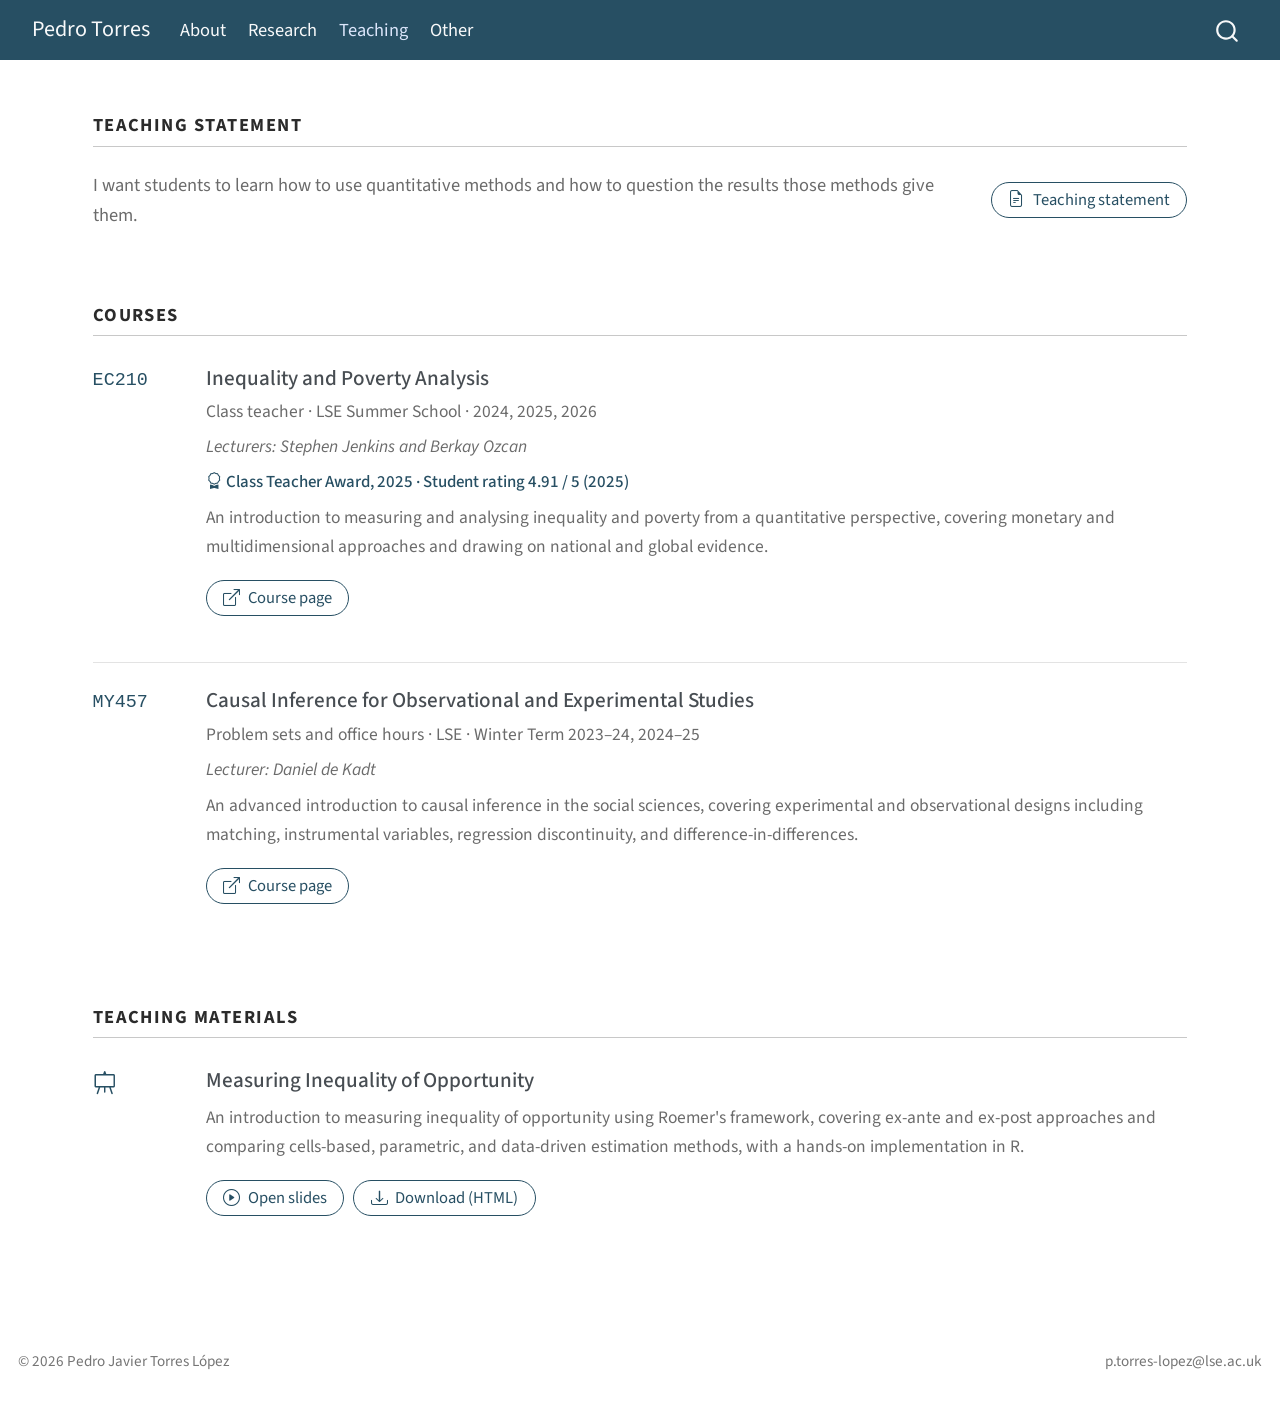
<file: docs/teaching.html>
<!DOCTYPE html>
<html xmlns="http://www.w3.org/1999/xhtml" lang="en" xml:lang="en"><head>

<meta charset="utf-8">
<meta name="generator" content="quarto-1.6.40">

<meta name="viewport" content="width=device-width, initial-scale=1.0, user-scalable=yes">


<title>Teaching – Pedro Torres</title>
<style>
code{white-space: pre-wrap;}
span.smallcaps{font-variant: small-caps;}
div.columns{display: flex; gap: min(4vw, 1.5em);}
div.column{flex: auto; overflow-x: auto;}
div.hanging-indent{margin-left: 1.5em; text-indent: -1.5em;}
ul.task-list{list-style: none;}
ul.task-list li input[type="checkbox"] {
  width: 0.8em;
  margin: 0 0.8em 0.2em -1em; /* quarto-specific, see https://github.com/quarto-dev/quarto-cli/issues/4556 */ 
  vertical-align: middle;
}
</style>


<script src="site_libs/quarto-nav/quarto-nav.js"></script>
<script src="site_libs/quarto-nav/headroom.min.js"></script>
<script src="site_libs/clipboard/clipboard.min.js"></script>
<script src="site_libs/quarto-search/autocomplete.umd.js"></script>
<script src="site_libs/quarto-search/fuse.min.js"></script>
<script src="site_libs/quarto-search/quarto-search.js"></script>
<meta name="quarto:offset" content="./">
<script src="site_libs/quarto-html/quarto.js"></script>
<script src="site_libs/quarto-html/popper.min.js"></script>
<script src="site_libs/quarto-html/tippy.umd.min.js"></script>
<script src="site_libs/quarto-html/anchor.min.js"></script>
<link href="site_libs/quarto-html/tippy.css" rel="stylesheet">
<link href="site_libs/quarto-html/quarto-syntax-highlighting-549806ee2085284f45b00abea8c6df48.css" rel="stylesheet" id="quarto-text-highlighting-styles">
<script src="site_libs/bootstrap/bootstrap.min.js"></script>
<link href="site_libs/bootstrap/bootstrap-icons.css" rel="stylesheet">
<link href="site_libs/bootstrap/bootstrap-5dd02cc3b477072d01a84e67bd9cc34e.min.css" rel="stylesheet" append-hash="true" id="quarto-bootstrap" data-mode="light">
<script id="quarto-search-options" type="application/json">{
  "location": "navbar",
  "copy-button": false,
  "collapse-after": 3,
  "panel-placement": "end",
  "type": "overlay",
  "limit": 50,
  "keyboard-shortcut": [
    "f",
    "/",
    "s"
  ],
  "show-item-context": false,
  "language": {
    "search-no-results-text": "No results",
    "search-matching-documents-text": "matching documents",
    "search-copy-link-title": "Copy link to search",
    "search-hide-matches-text": "Hide additional matches",
    "search-more-match-text": "more match in this document",
    "search-more-matches-text": "more matches in this document",
    "search-clear-button-title": "Clear",
    "search-text-placeholder": "",
    "search-detached-cancel-button-title": "Cancel",
    "search-submit-button-title": "Submit",
    "search-label": "Search"
  }
}</script>


<link rel="stylesheet" href="styles.css">
</head>

<body class="nav-fixed fullcontent">

<div id="quarto-search-results"></div>
  <header id="quarto-header" class="headroom fixed-top">
    <nav class="navbar navbar-expand-lg " data-bs-theme="dark">
      <div class="navbar-container container-fluid">
      <div class="navbar-brand-container mx-auto">
    <a class="navbar-brand" href="./index.html">
    <span class="navbar-title">Pedro Torres</span>
    </a>
  </div>
            <div id="quarto-search" class="" title="Search"></div>
          <button class="navbar-toggler" type="button" data-bs-toggle="collapse" data-bs-target="#navbarCollapse" aria-controls="navbarCollapse" role="menu" aria-expanded="false" aria-label="Toggle navigation" onclick="if (window.quartoToggleHeadroom) { window.quartoToggleHeadroom(); }">
  <span class="navbar-toggler-icon"></span>
</button>
          <div class="collapse navbar-collapse" id="navbarCollapse">
            <ul class="navbar-nav navbar-nav-scroll me-auto">
  <li class="nav-item">
    <a class="nav-link" href="./index.html"> 
<span class="menu-text">About</span></a>
  </li>  
  <li class="nav-item">
    <a class="nav-link" href="./research.html"> 
<span class="menu-text">Research</span></a>
  </li>  
  <li class="nav-item">
    <a class="nav-link active" href="./teaching.html" aria-current="page"> 
<span class="menu-text">Teaching</span></a>
  </li>  
  <li class="nav-item">
    <a class="nav-link" href="./other.html"> 
<span class="menu-text">Other</span></a>
  </li>  
</ul>
          </div> <!-- /navcollapse -->
            <div class="quarto-navbar-tools">
</div>
      </div> <!-- /container-fluid -->
    </nav>
</header>
<!-- content -->
<div id="quarto-content" class="quarto-container page-columns page-rows-contents page-layout-article page-navbar">
<!-- sidebar -->
<!-- margin-sidebar -->
    
<!-- main -->
<main class="content" id="quarto-document-content"><header id="title-block-header" class="quarto-title-block"></header>




<!-- GENERATED FILE — do not edit directly. Edit src/teaching.csv or
     src/_gen_teaching.R instead, then re-run Rscript src/_gen_teaching.R -->
<h2 class="research-section anchored">Teaching statement</h2>
<div class="teach-statement">
<p>I want students to learn how to use quantitative methods and how to question the results those methods give them.</p>
<div class="paper-buttons"><a class="pill" href="files/teaching-statement.pdf" target="_blank"><i class="bi bi-file-earmark-text"></i>Teaching statement</a></div>
</div>
<h2 class="research-section anchored">Courses</h2>
<div class="teach-entry">
<div class="teach-code">EC210</div>
<div>
<h3 class="paper-title anchored">Inequality and Poverty Analysis</h3>
<div class="paper-venue">Class teacher · LSE Summer School · 2024, 2025, 2026</div>
<div class="paper-venue"><em>Lecturers: Stephen Jenkins and Berkay Ozcan</em></div>
<div class="teach-highlights"><i class="bi bi-award"></i> Class Teacher Award, 2025 · Student rating 4.91 / 5 (2025)</div>
<p class="teach-desc">An introduction to measuring and analysing inequality and poverty from a quantitative perspective, covering monetary and multidimensional approaches and drawing on national and global evidence.</p>
<div class="paper-buttons"><a class="pill" href="https://www.lse.ac.uk/study-at-lse/summer-schools/summer-school/courses/economics/ec210" target="_blank"><i class="bi bi-box-arrow-up-right"></i>Course page</a></div>
</div>
</div>
<div class="teach-entry">
<div class="teach-code">MY457</div>
<div>
<h3 class="paper-title anchored">Causal Inference for Observational and Experimental Studies</h3>
<div class="paper-venue">Problem sets and office hours · LSE · Winter Term 2023–24, 2024–25</div>
<div class="paper-venue"><em>Lecturer: Daniel de Kadt</em></div>
<p class="teach-desc">An advanced introduction to causal inference in the social sciences, covering experimental and observational designs including matching, instrumental variables, regression discontinuity, and difference-in-differences.</p>
<div class="paper-buttons"><a class="pill" href="https://www.lse.ac.uk/resources/calendar2025-2026/courseGuides/MY/2025_MY457.htm" target="_blank"><i class="bi bi-box-arrow-up-right"></i>Course page</a></div>
</div>
</div>
<h2 class="research-section anchored">Teaching materials</h2>
<div class="teach-entry">
<div class="teach-code"><i class="bi bi-easel"></i></div>
<div>
<h3 class="paper-title anchored">Measuring Inequality of Opportunity</h3>
<p class="teach-desc">An introduction to measuring inequality of opportunity using Roemer's framework, covering ex-ante and ex-post approaches and comparing cells-based, parametric, and data-driven estimation methods, with a hands-on implementation in R.</p>
<div class="paper-buttons"><a class="pill" href="files/slides/IOp_Pedro_Torres.html" target="_blank"><i class="bi bi-play-circle"></i>Open slides</a>
<a class="pill" href="files/slides/IOp_Pedro_Torres.html" download="IOp_Pedro_Torres.html" title="Self-contained file: opens offline in any browser, interactive elements included"><i class="bi bi-download"></i>Download (HTML)</a>
</div>
</div>
</div>



</main> <!-- /main -->
<script id="quarto-html-after-body" type="application/javascript">
window.document.addEventListener("DOMContentLoaded", function (event) {
  const toggleBodyColorMode = (bsSheetEl) => {
    const mode = bsSheetEl.getAttribute("data-mode");
    const bodyEl = window.document.querySelector("body");
    if (mode === "dark") {
      bodyEl.classList.add("quarto-dark");
      bodyEl.classList.remove("quarto-light");
    } else {
      bodyEl.classList.add("quarto-light");
      bodyEl.classList.remove("quarto-dark");
    }
  }
  const toggleBodyColorPrimary = () => {
    const bsSheetEl = window.document.querySelector("link#quarto-bootstrap");
    if (bsSheetEl) {
      toggleBodyColorMode(bsSheetEl);
    }
  }
  toggleBodyColorPrimary();  
  const icon = "";
  const anchorJS = new window.AnchorJS();
  anchorJS.options = {
    placement: 'right',
    icon: icon
  };
  anchorJS.add('.anchored');
  const isCodeAnnotation = (el) => {
    for (const clz of el.classList) {
      if (clz.startsWith('code-annotation-')) {                     
        return true;
      }
    }
    return false;
  }
  const onCopySuccess = function(e) {
    // button target
    const button = e.trigger;
    // don't keep focus
    button.blur();
    // flash "checked"
    button.classList.add('code-copy-button-checked');
    var currentTitle = button.getAttribute("title");
    button.setAttribute("title", "Copied!");
    let tooltip;
    if (window.bootstrap) {
      button.setAttribute("data-bs-toggle", "tooltip");
      button.setAttribute("data-bs-placement", "left");
      button.setAttribute("data-bs-title", "Copied!");
      tooltip = new bootstrap.Tooltip(button, 
        { trigger: "manual", 
          customClass: "code-copy-button-tooltip",
          offset: [0, -8]});
      tooltip.show();    
    }
    setTimeout(function() {
      if (tooltip) {
        tooltip.hide();
        button.removeAttribute("data-bs-title");
        button.removeAttribute("data-bs-toggle");
        button.removeAttribute("data-bs-placement");
      }
      button.setAttribute("title", currentTitle);
      button.classList.remove('code-copy-button-checked');
    }, 1000);
    // clear code selection
    e.clearSelection();
  }
  const getTextToCopy = function(trigger) {
      const codeEl = trigger.previousElementSibling.cloneNode(true);
      for (const childEl of codeEl.children) {
        if (isCodeAnnotation(childEl)) {
          childEl.remove();
        }
      }
      return codeEl.innerText;
  }
  const clipboard = new window.ClipboardJS('.code-copy-button:not([data-in-quarto-modal])', {
    text: getTextToCopy
  });
  clipboard.on('success', onCopySuccess);
  if (window.document.getElementById('quarto-embedded-source-code-modal')) {
    const clipboardModal = new window.ClipboardJS('.code-copy-button[data-in-quarto-modal]', {
      text: getTextToCopy,
      container: window.document.getElementById('quarto-embedded-source-code-modal')
    });
    clipboardModal.on('success', onCopySuccess);
  }
    var localhostRegex = new RegExp(/^(?:http|https):\/\/localhost\:?[0-9]*\//);
    var mailtoRegex = new RegExp(/^mailto:/);
      var filterRegex = new RegExp("https:\/\/pedrotol\.github\.io\/Pedro-Torres\/");
    var isInternal = (href) => {
        return filterRegex.test(href) || localhostRegex.test(href) || mailtoRegex.test(href);
    }
    // Inspect non-navigation links and adorn them if external
 	var links = window.document.querySelectorAll('a[href]:not(.nav-link):not(.navbar-brand):not(.toc-action):not(.sidebar-link):not(.sidebar-item-toggle):not(.pagination-link):not(.no-external):not([aria-hidden]):not(.dropdown-item):not(.quarto-navigation-tool):not(.about-link)');
    for (var i=0; i<links.length; i++) {
      const link = links[i];
      if (!isInternal(link.href)) {
        // undo the damage that might have been done by quarto-nav.js in the case of
        // links that we want to consider external
        if (link.dataset.originalHref !== undefined) {
          link.href = link.dataset.originalHref;
        }
      }
    }
  function tippyHover(el, contentFn, onTriggerFn, onUntriggerFn) {
    const config = {
      allowHTML: true,
      maxWidth: 500,
      delay: 100,
      arrow: false,
      appendTo: function(el) {
          return el.parentElement;
      },
      interactive: true,
      interactiveBorder: 10,
      theme: 'quarto',
      placement: 'bottom-start',
    };
    if (contentFn) {
      config.content = contentFn;
    }
    if (onTriggerFn) {
      config.onTrigger = onTriggerFn;
    }
    if (onUntriggerFn) {
      config.onUntrigger = onUntriggerFn;
    }
    window.tippy(el, config); 
  }
  const noterefs = window.document.querySelectorAll('a[role="doc-noteref"]');
  for (var i=0; i<noterefs.length; i++) {
    const ref = noterefs[i];
    tippyHover(ref, function() {
      // use id or data attribute instead here
      let href = ref.getAttribute('data-footnote-href') || ref.getAttribute('href');
      try { href = new URL(href).hash; } catch {}
      const id = href.replace(/^#\/?/, "");
      const note = window.document.getElementById(id);
      if (note) {
        return note.innerHTML;
      } else {
        return "";
      }
    });
  }
  const xrefs = window.document.querySelectorAll('a.quarto-xref');
  const processXRef = (id, note) => {
    // Strip column container classes
    const stripColumnClz = (el) => {
      el.classList.remove("page-full", "page-columns");
      if (el.children) {
        for (const child of el.children) {
          stripColumnClz(child);
        }
      }
    }
    stripColumnClz(note)
    if (id === null || id.startsWith('sec-')) {
      // Special case sections, only their first couple elements
      const container = document.createElement("div");
      if (note.children && note.children.length > 2) {
        container.appendChild(note.children[0].cloneNode(true));
        for (let i = 1; i < note.children.length; i++) {
          const child = note.children[i];
          if (child.tagName === "P" && child.innerText === "") {
            continue;
          } else {
            container.appendChild(child.cloneNode(true));
            break;
          }
        }
        if (window.Quarto?.typesetMath) {
          window.Quarto.typesetMath(container);
        }
        return container.innerHTML
      } else {
        if (window.Quarto?.typesetMath) {
          window.Quarto.typesetMath(note);
        }
        return note.innerHTML;
      }
    } else {
      // Remove any anchor links if they are present
      const anchorLink = note.querySelector('a.anchorjs-link');
      if (anchorLink) {
        anchorLink.remove();
      }
      if (window.Quarto?.typesetMath) {
        window.Quarto.typesetMath(note);
      }
      if (note.classList.contains("callout")) {
        return note.outerHTML;
      } else {
        return note.innerHTML;
      }
    }
  }
  for (var i=0; i<xrefs.length; i++) {
    const xref = xrefs[i];
    tippyHover(xref, undefined, function(instance) {
      instance.disable();
      let url = xref.getAttribute('href');
      let hash = undefined; 
      if (url.startsWith('#')) {
        hash = url;
      } else {
        try { hash = new URL(url).hash; } catch {}
      }
      if (hash) {
        const id = hash.replace(/^#\/?/, "");
        const note = window.document.getElementById(id);
        if (note !== null) {
          try {
            const html = processXRef(id, note.cloneNode(true));
            instance.setContent(html);
          } finally {
            instance.enable();
            instance.show();
          }
        } else {
          // See if we can fetch this
          fetch(url.split('#')[0])
          .then(res => res.text())
          .then(html => {
            const parser = new DOMParser();
            const htmlDoc = parser.parseFromString(html, "text/html");
            const note = htmlDoc.getElementById(id);
            if (note !== null) {
              const html = processXRef(id, note);
              instance.setContent(html);
            } 
          }).finally(() => {
            instance.enable();
            instance.show();
          });
        }
      } else {
        // See if we can fetch a full url (with no hash to target)
        // This is a special case and we should probably do some content thinning / targeting
        fetch(url)
        .then(res => res.text())
        .then(html => {
          const parser = new DOMParser();
          const htmlDoc = parser.parseFromString(html, "text/html");
          const note = htmlDoc.querySelector('main.content');
          if (note !== null) {
            // This should only happen for chapter cross references
            // (since there is no id in the URL)
            // remove the first header
            if (note.children.length > 0 && note.children[0].tagName === "HEADER") {
              note.children[0].remove();
            }
            const html = processXRef(null, note);
            instance.setContent(html);
          } 
        }).finally(() => {
          instance.enable();
          instance.show();
        });
      }
    }, function(instance) {
    });
  }
      let selectedAnnoteEl;
      const selectorForAnnotation = ( cell, annotation) => {
        let cellAttr = 'data-code-cell="' + cell + '"';
        let lineAttr = 'data-code-annotation="' +  annotation + '"';
        const selector = 'span[' + cellAttr + '][' + lineAttr + ']';
        return selector;
      }
      const selectCodeLines = (annoteEl) => {
        const doc = window.document;
        const targetCell = annoteEl.getAttribute("data-target-cell");
        const targetAnnotation = annoteEl.getAttribute("data-target-annotation");
        const annoteSpan = window.document.querySelector(selectorForAnnotation(targetCell, targetAnnotation));
        const lines = annoteSpan.getAttribute("data-code-lines").split(",");
        const lineIds = lines.map((line) => {
          return targetCell + "-" + line;
        })
        let top = null;
        let height = null;
        let parent = null;
        if (lineIds.length > 0) {
            //compute the position of the single el (top and bottom and make a div)
            const el = window.document.getElementById(lineIds[0]);
            top = el.offsetTop;
            height = el.offsetHeight;
            parent = el.parentElement.parentElement;
          if (lineIds.length > 1) {
            const lastEl = window.document.getElementById(lineIds[lineIds.length - 1]);
            const bottom = lastEl.offsetTop + lastEl.offsetHeight;
            height = bottom - top;
          }
          if (top !== null && height !== null && parent !== null) {
            // cook up a div (if necessary) and position it 
            let div = window.document.getElementById("code-annotation-line-highlight");
            if (div === null) {
              div = window.document.createElement("div");
              div.setAttribute("id", "code-annotation-line-highlight");
              div.style.position = 'absolute';
              parent.appendChild(div);
            }
            div.style.top = top - 2 + "px";
            div.style.height = height + 4 + "px";
            div.style.left = 0;
            let gutterDiv = window.document.getElementById("code-annotation-line-highlight-gutter");
            if (gutterDiv === null) {
              gutterDiv = window.document.createElement("div");
              gutterDiv.setAttribute("id", "code-annotation-line-highlight-gutter");
              gutterDiv.style.position = 'absolute';
              const codeCell = window.document.getElementById(targetCell);
              const gutter = codeCell.querySelector('.code-annotation-gutter');
              gutter.appendChild(gutterDiv);
            }
            gutterDiv.style.top = top - 2 + "px";
            gutterDiv.style.height = height + 4 + "px";
          }
          selectedAnnoteEl = annoteEl;
        }
      };
      const unselectCodeLines = () => {
        const elementsIds = ["code-annotation-line-highlight", "code-annotation-line-highlight-gutter"];
        elementsIds.forEach((elId) => {
          const div = window.document.getElementById(elId);
          if (div) {
            div.remove();
          }
        });
        selectedAnnoteEl = undefined;
      };
        // Handle positioning of the toggle
    window.addEventListener(
      "resize",
      throttle(() => {
        elRect = undefined;
        if (selectedAnnoteEl) {
          selectCodeLines(selectedAnnoteEl);
        }
      }, 10)
    );
    function throttle(fn, ms) {
    let throttle = false;
    let timer;
      return (...args) => {
        if(!throttle) { // first call gets through
            fn.apply(this, args);
            throttle = true;
        } else { // all the others get throttled
            if(timer) clearTimeout(timer); // cancel #2
            timer = setTimeout(() => {
              fn.apply(this, args);
              timer = throttle = false;
            }, ms);
        }
      };
    }
      // Attach click handler to the DT
      const annoteDls = window.document.querySelectorAll('dt[data-target-cell]');
      for (const annoteDlNode of annoteDls) {
        annoteDlNode.addEventListener('click', (event) => {
          const clickedEl = event.target;
          if (clickedEl !== selectedAnnoteEl) {
            unselectCodeLines();
            const activeEl = window.document.querySelector('dt[data-target-cell].code-annotation-active');
            if (activeEl) {
              activeEl.classList.remove('code-annotation-active');
            }
            selectCodeLines(clickedEl);
            clickedEl.classList.add('code-annotation-active');
          } else {
            // Unselect the line
            unselectCodeLines();
            clickedEl.classList.remove('code-annotation-active');
          }
        });
      }
  const findCites = (el) => {
    const parentEl = el.parentElement;
    if (parentEl) {
      const cites = parentEl.dataset.cites;
      if (cites) {
        return {
          el,
          cites: cites.split(' ')
        };
      } else {
        return findCites(el.parentElement)
      }
    } else {
      return undefined;
    }
  };
  var bibliorefs = window.document.querySelectorAll('a[role="doc-biblioref"]');
  for (var i=0; i<bibliorefs.length; i++) {
    const ref = bibliorefs[i];
    const citeInfo = findCites(ref);
    if (citeInfo) {
      tippyHover(citeInfo.el, function() {
        var popup = window.document.createElement('div');
        citeInfo.cites.forEach(function(cite) {
          var citeDiv = window.document.createElement('div');
          citeDiv.classList.add('hanging-indent');
          citeDiv.classList.add('csl-entry');
          var biblioDiv = window.document.getElementById('ref-' + cite);
          if (biblioDiv) {
            citeDiv.innerHTML = biblioDiv.innerHTML;
          }
          popup.appendChild(citeDiv);
        });
        return popup.innerHTML;
      });
    }
  }
});
</script>
</div> <!-- /content -->
<footer class="footer">
  <div class="nav-footer">
    <div class="nav-footer-left">
<p>© 2026 Pedro Javier Torres López</p>
</div>   
    <div class="nav-footer-center">
      &nbsp;
    </div>
    <div class="nav-footer-right">
<p>p.torres-lopez@lse.ac.uk</p>
</div>
  </div>
</footer>




</body></html>
</file>
<file: docs/site_libs/quarto-html/tippy.css>
.tippy-box[data-animation=fade][data-state=hidden]{opacity:0}[data-tippy-root]{max-width:calc(100vw - 10px)}.tippy-box{position:relative;background-color:#333;color:#fff;border-radius:4px;font-size:14px;line-height:1.4;white-space:normal;outline:0;transition-property:transform,visibility,opacity}.tippy-box[data-placement^=top]>.tippy-arrow{bottom:0}.tippy-box[data-placement^=top]>.tippy-arrow:before{bottom:-7px;left:0;border-width:8px 8px 0;border-top-color:initial;transform-origin:center top}.tippy-box[data-placement^=bottom]>.tippy-arrow{top:0}.tippy-box[data-placement^=bottom]>.tippy-arrow:before{top:-7px;left:0;border-width:0 8px 8px;border-bottom-color:initial;transform-origin:center bottom}.tippy-box[data-placement^=left]>.tippy-arrow{right:0}.tippy-box[data-placement^=left]>.tippy-arrow:before{border-width:8px 0 8px 8px;border-left-color:initial;right:-7px;transform-origin:center left}.tippy-box[data-placement^=right]>.tippy-arrow{left:0}.tippy-box[data-placement^=right]>.tippy-arrow:before{left:-7px;border-width:8px 8px 8px 0;border-right-color:initial;transform-origin:center right}.tippy-box[data-inertia][data-state=visible]{transition-timing-function:cubic-bezier(.54,1.5,.38,1.11)}.tippy-arrow{width:16px;height:16px;color:#333}.tippy-arrow:before{content:"";position:absolute;border-color:transparent;border-style:solid}.tippy-content{position:relative;padding:5px 9px;z-index:1}
</file>
<file: docs/site_libs/quarto-html/quarto-syntax-highlighting-549806ee2085284f45b00abea8c6df48.css>
/* quarto syntax highlight colors */
:root {
  --quarto-hl-ot-color: #003B4F;
  --quarto-hl-at-color: #657422;
  --quarto-hl-ss-color: #20794D;
  --quarto-hl-an-color: #5E5E5E;
  --quarto-hl-fu-color: #4758AB;
  --quarto-hl-st-color: #20794D;
  --quarto-hl-cf-color: #003B4F;
  --quarto-hl-op-color: #5E5E5E;
  --quarto-hl-er-color: #AD0000;
  --quarto-hl-bn-color: #AD0000;
  --quarto-hl-al-color: #AD0000;
  --quarto-hl-va-color: #111111;
  --quarto-hl-bu-color: inherit;
  --quarto-hl-ex-color: inherit;
  --quarto-hl-pp-color: #AD0000;
  --quarto-hl-in-color: #5E5E5E;
  --quarto-hl-vs-color: #20794D;
  --quarto-hl-wa-color: #5E5E5E;
  --quarto-hl-do-color: #5E5E5E;
  --quarto-hl-im-color: #00769E;
  --quarto-hl-ch-color: #20794D;
  --quarto-hl-dt-color: #AD0000;
  --quarto-hl-fl-color: #AD0000;
  --quarto-hl-co-color: #5E5E5E;
  --quarto-hl-cv-color: #5E5E5E;
  --quarto-hl-cn-color: #8f5902;
  --quarto-hl-sc-color: #5E5E5E;
  --quarto-hl-dv-color: #AD0000;
  --quarto-hl-kw-color: #003B4F;
}

/* other quarto variables */
:root {
  --quarto-font-monospace: SFMono-Regular, Menlo, Monaco, Consolas, "Liberation Mono", "Courier New", monospace;
}

pre > code.sourceCode > span {
  color: #003B4F;
}

code span {
  color: #003B4F;
}

code.sourceCode > span {
  color: #003B4F;
}

div.sourceCode,
div.sourceCode pre.sourceCode {
  color: #003B4F;
}

code span.ot {
  color: #003B4F;
  font-style: inherit;
}

code span.at {
  color: #657422;
  font-style: inherit;
}

code span.ss {
  color: #20794D;
  font-style: inherit;
}

code span.an {
  color: #5E5E5E;
  font-style: inherit;
}

code span.fu {
  color: #4758AB;
  font-style: inherit;
}

code span.st {
  color: #20794D;
  font-style: inherit;
}

code span.cf {
  color: #003B4F;
  font-weight: bold;
  font-style: inherit;
}

code span.op {
  color: #5E5E5E;
  font-style: inherit;
}

code span.er {
  color: #AD0000;
  font-style: inherit;
}

code span.bn {
  color: #AD0000;
  font-style: inherit;
}

code span.al {
  color: #AD0000;
  font-style: inherit;
}

code span.va {
  color: #111111;
  font-style: inherit;
}

code span.bu {
  font-style: inherit;
}

code span.ex {
  font-style: inherit;
}

code span.pp {
  color: #AD0000;
  font-style: inherit;
}

code span.in {
  color: #5E5E5E;
  font-style: inherit;
}

code span.vs {
  color: #20794D;
  font-style: inherit;
}

code span.wa {
  color: #5E5E5E;
  font-style: italic;
}

code span.do {
  color: #5E5E5E;
  font-style: italic;
}

code span.im {
  color: #00769E;
  font-style: inherit;
}

code span.ch {
  color: #20794D;
  font-style: inherit;
}

code span.dt {
  color: #AD0000;
  font-style: inherit;
}

code span.fl {
  color: #AD0000;
  font-style: inherit;
}

code span.co {
  color: #5E5E5E;
  font-style: inherit;
}

code span.cv {
  color: #5E5E5E;
  font-style: italic;
}

code span.cn {
  color: #8f5902;
  font-style: inherit;
}

code span.sc {
  color: #5E5E5E;
  font-style: inherit;
}

code span.dv {
  color: #AD0000;
  font-style: inherit;
}

code span.kw {
  color: #003B4F;
  font-weight: bold;
  font-style: inherit;
}

.prevent-inlining {
  content: "</";
}

/*# sourceMappingURL=ae99138f4fbc2fb4c9f5e5cd69c22459.css.map */
</file>
<file: docs/styles.css>
/* Overall navbar height/padding */
.navbar {
  padding-top: .35rem;
  padding-bottom: .35rem;
}

/* Site title on the left */
.navbar-brand {
  font-size: 1.2rem;
}

/* Nav links: About / Research / Teaching / Other */
.navbar-nav .nav-link {
  font-size: 1rem;
  padding-left: .8rem;
  padding-right: .8rem;
}

/* Kill underlines everywhere, full stop — no hover exception this time */
a, a:hover, a:visited {
  text-decoration: none !important;
}

/* Paper titles (h2 links) should read as plain heading text, not "linky" blue */
h2 a,
h2 a:visited {
  color: inherit !important;
}

/* Give titles a subtle hover cue instead, since color+underline are both gone */
h2 a:hover {
  opacity: 0.7;
}

/* ===================================================================
   Research page (research.qmd) and JMP page (research/)
   =================================================================== */
:root { --accent: #274f63; --accent-soft: #e8eff2; --muted: #6b6b6b; --hairline: #e3e3e3; }

/* Paper page */
.paper-buttons { display: flex; flex-wrap: wrap; gap: .5rem; margin: 1rem 0 1.25rem; }
.pill {
  display: inline-flex; align-items: center; gap: .4rem;
  font-size: .9rem; line-height: 1; padding: .45rem .9rem;
  border: 1px solid var(--accent); border-radius: 999px;
  background: transparent; color: var(--accent) !important; cursor: pointer;
  transition: background .15s, color .15s;
}
.pill:hover, .pill.active { background: var(--accent); color: #fff !important; }
.cite-panel { background: var(--accent-soft); border-radius: 8px; padding: .9rem 1.1rem; margin: 0 0 1.5rem; }
.cite-tabs { display: flex; gap: .4rem; margin-bottom: .7rem; }
.cite-tab, .cite-copy {
  font-size: .8rem; padding: .25rem .7rem; border-radius: 6px;
  border: 1px solid transparent; background: transparent; color: var(--muted); cursor: pointer;
}
.cite-tab.active { background: #fff; border-color: var(--hairline); color: #222; }
.cite-copy { margin-left: auto; }
.cite-copy:hover { color: var(--accent); }
.cite-text { margin: 0; font-size: .95rem; line-height: 1.6; }
.cite-text a { color: var(--accent); word-break: break-all; }
.cite-bibtex { margin: 0; font-size: .8rem; background: transparent; border: none; padding: 0; white-space: pre-wrap; }
h2.paper-heading { font-size: 1.05rem; text-transform: uppercase; letter-spacing: .06em; color: var(--muted); border: none; margin-top: 1.5rem; }
.paper-nav { display: flex; justify-content: space-between; margin-top: 3rem; padding-top: 1rem; border-top: 1px solid var(--hairline); font-size: .95rem; }
.paper-nav a { color: var(--accent); }

/* ===================================================================
   About page (index.qmd)
   =================================================================== */
.about-header { display: grid; grid-template-columns: 170px minmax(0, 1fr); gap: 2rem; align-items: center; margin-top: 1rem; }
.about-photo { width: 170px; height: 170px; border-radius: 50%; object-fit: cover; }
.market-badge {
  display: inline-block; font-size: .8rem; padding: .25rem .75rem; margin-bottom: .6rem;
  border-radius: 999px; background: var(--accent-soft); color: var(--accent);
}
h1.about-name { font-size: 2rem; margin: 0 0 .3rem; border: none; }
.about-role { margin: 0 0 .15rem; color: #444; }
.about-role a { color: inherit; border-bottom: 1px solid var(--hairline); }
.about-affil { margin: 0 0 1rem; color: var(--muted); font-style: italic; font-size: .95rem; }
.about-links { display: flex; flex-wrap: wrap; gap: .5rem; }
.about-statement {
  margin: 2rem 0 0; padding-left: 1rem; border-left: 3px solid var(--accent);
  font-size: 1.1rem; line-height: 1.7; color: #444;
}
.about-section {
  font-size: .8rem; letter-spacing: .07em; text-transform: uppercase;
  color: var(--muted); margin: 2rem 0 .6rem;
}
.jmp-card {
  display: grid; grid-template-columns: minmax(0, 1fr) auto; gap: 1.25rem; align-items: center;
  border: 1px solid var(--hairline); border-radius: 8px; padding: 1rem 1.25rem;
}
.jmp-title { font-size: 1.15rem; font-weight: 500; color: var(--accent); margin: 0 0 .3rem; }
.jmp-pitch { margin: 0; color: var(--muted); line-height: 1.6; }
.jmp-buttons { display: grid; grid-template-columns: repeat(2, auto); gap: .5rem; align-content: center; }   /* two per row */
.about-grid { display: grid; grid-template-columns: repeat(2, minmax(0, 1fr)); gap: 2rem; }
.about-grid .about-section { margin-top: 2rem; }
.ref { margin: 0 0 .35rem; }
.ref a { color: #222; }
.ref a:hover { color: var(--accent); }
.ref span, .about-text { color: var(--muted); }
.about-text { margin: 0; line-height: 1.6; }
@media (max-width: 640px) {
  .about-header { grid-template-columns: minmax(0, 1fr); justify-items: center; text-align: center; gap: 1rem; }
  .about-links { justify-content: center; }
  .jmp-card, .about-grid { grid-template-columns: minmax(0, 1fr); }
  .about-grid { gap: 0; }
}

/* Research page entries */
/* Section headings (Research, Teaching, Other): uppercase labels, dark enough to mark each group */
h2.research-section {
  font-size: 1rem; font-weight: 700; letter-spacing: .08em; text-transform: uppercase;
  color: #2b2b2b; margin: 3rem 0 .25rem; padding-bottom: .5rem;
  border-bottom: 1px solid #c8c8c8;
}
h2.research-section:first-of-type { margin-top: 1.25rem; }
.paper-entry {
  display: grid; grid-template-columns: 170px minmax(0, 1fr); gap: 1.4rem;
  padding: 1.25rem 0; border-top: 1px solid var(--hairline);
}
h2.research-section + .paper-entry { border-top: none; }
.paper-entry.no-image { grid-template-columns: minmax(0, 1fr); }
.paper-thumb img {
  width: 100%; aspect-ratio: 4 / 3; object-fit: cover;
  border: 1px solid var(--hairline); border-radius: 6px;
}
.paper-venue { font-size: .95rem; color: var(--muted); margin-bottom: .5rem; line-height: 1.5; }
.paper-venue a { color: inherit; border-bottom: 1px solid var(--hairline); }
.paper-venue a:hover { color: var(--accent); }
h3.paper-title { font-size: 1.15rem; font-weight: 500; margin: 0 0 .3rem; line-height: 1.4; }
h3.paper-title a { color: var(--accent); }
h3.paper-title a:hover { opacity: .75; }
.paper-abstract { color: var(--muted); font-size: .95rem; line-height: 1.65; margin: 0 0 .75rem; }
.abstract-more {
  border: none; background: none; padding: 0 0 0 .25rem; cursor: pointer;
  color: var(--accent); font-size: .9rem; font-weight: 600; white-space: nowrap;
  text-decoration: underline; text-decoration-color: rgba(39, 79, 99, .35);
  text-underline-offset: 3px;
}
.abstract-more:hover { text-decoration-color: var(--accent); }
.abstract-more .bi { font-size: .75rem; }
.paper-entry .paper-buttons { margin: .25rem 0 0; }
.paper-entry .cite-panel { margin: .75rem 0 0; }
@media (max-width: 640px) {
  .paper-entry { grid-template-columns: minmax(0, 1fr); gap: .8rem; }
  .paper-thumb img { aspect-ratio: 16 / 9; }
}

/* ===================================================================
   Teaching page (teaching.qmd)
   =================================================================== */
.teach-entry {
  display: grid; grid-template-columns: 90px minmax(0, 1fr); gap: 1.25rem;
  padding: 1.25rem 0; border-top: 1px solid var(--hairline);
}
h2.research-section + .teach-entry { border-top: none; }
.teach-code { font-family: SFMono-Regular, Menlo, Consolas, monospace; color: var(--accent); padding-top: .15rem; }
.teach-code .bi { font-size: 1.3rem; }
.teach-desc { color: var(--muted); font-size: .95rem; line-height: 1.65; margin: .5rem 0 .75rem; }
.teach-statement { display: grid; grid-template-columns: minmax(0, 1fr) auto; gap: 1.25rem; align-items: center; padding: 1rem 0; }
.teach-statement p { margin: 0; color: var(--muted); line-height: 1.65; }
.teach-statement .paper-buttons { margin: 0; }
@media (max-width: 640px) {
  .teach-entry { grid-template-columns: minmax(0, 1fr); gap: .3rem; }
  .teach-statement { grid-template-columns: minmax(0, 1fr); }
}

/* Other page (other.qmd): English translation under a Spanish title */
.other-en { font-style: italic; color: var(--muted); margin: 0 0 .25rem; }
.teach-highlights { color: var(--accent); font-size: .92rem; font-weight: 500; margin: .35rem 0 0; }

.about-affil a { color: inherit; border-bottom: 1px solid var(--hairline); }
.about-affil a:hover { color: var(--accent); }

/* Slides embedded on the JMP page, kept at 16:9 */
.slides-embed {
  position: relative; width: 100%; aspect-ratio: 16 / 9;
  border: 1px solid var(--hairline); border-radius: 8px; overflow: hidden; margin: .5rem 0 .75rem;
}
.slides-embed iframe { position: absolute; inset: 0; width: 100%; height: 100%; border: 0; }
</file>
